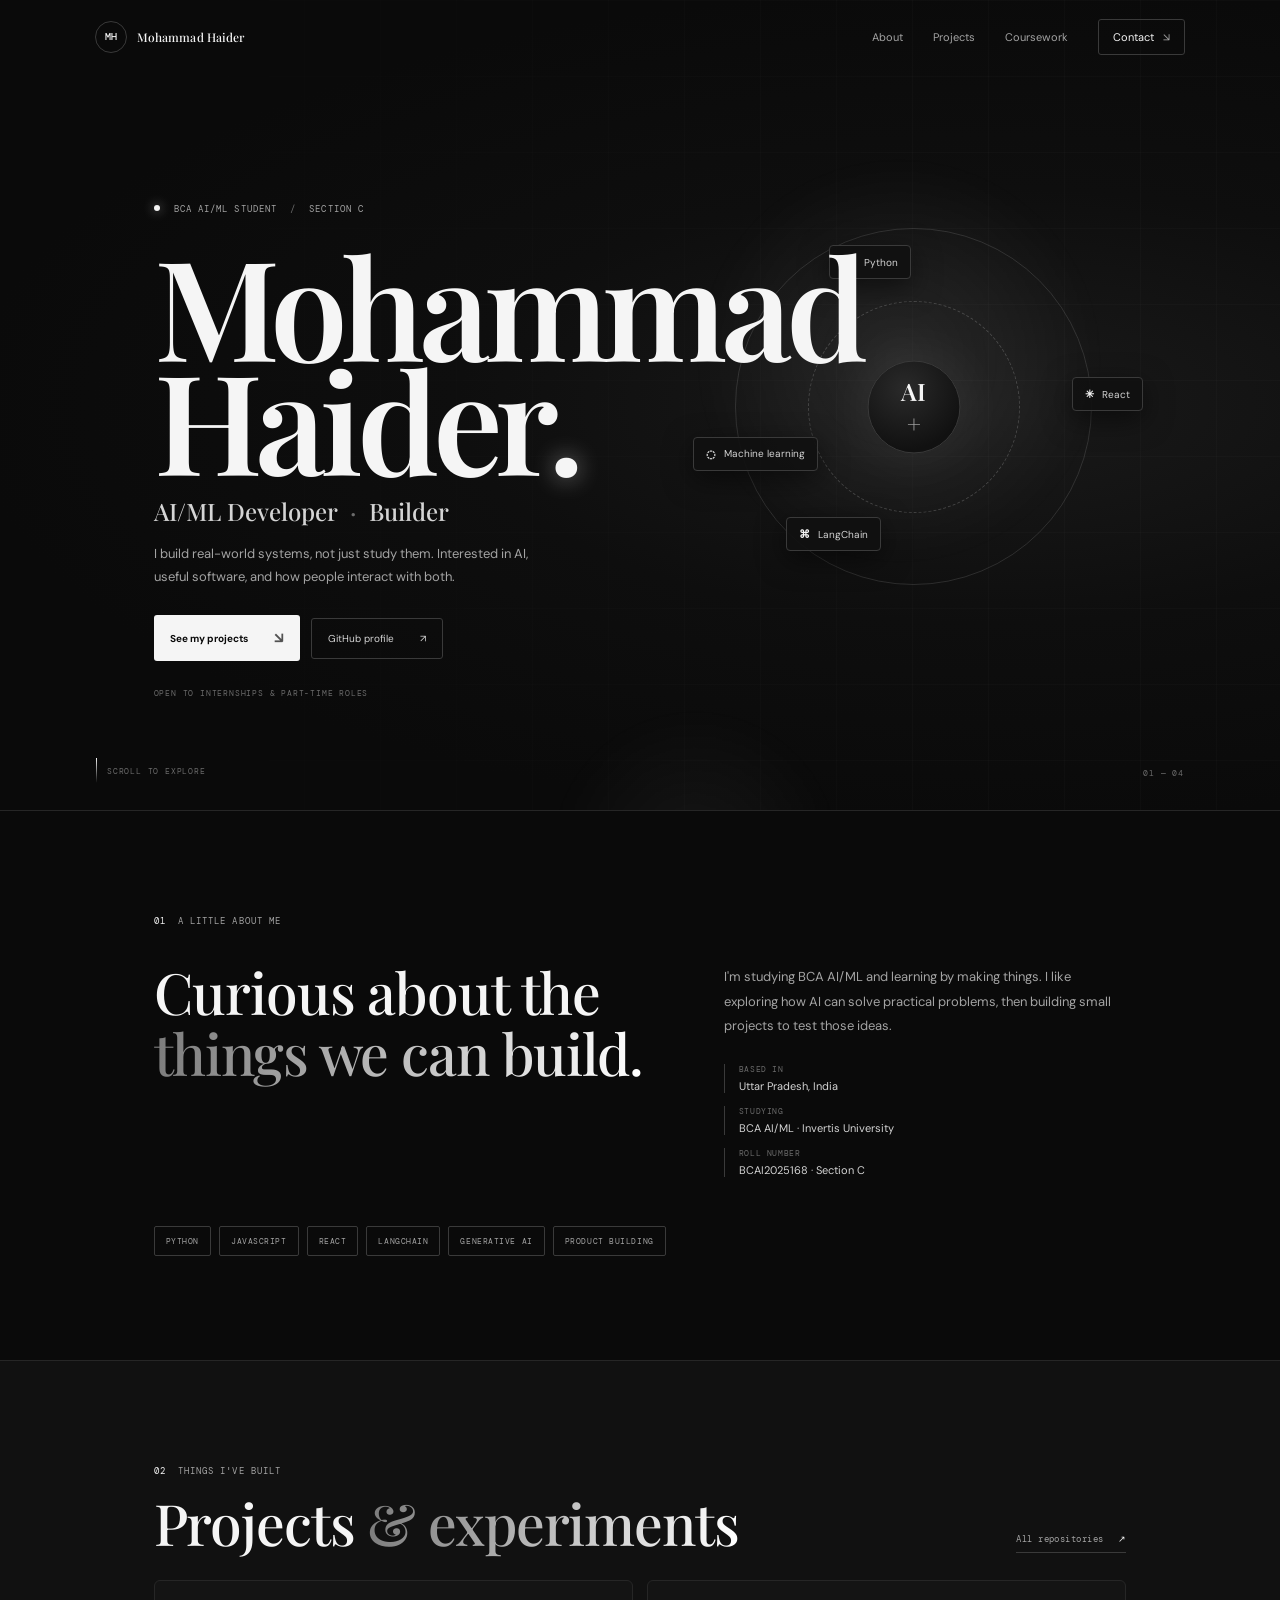
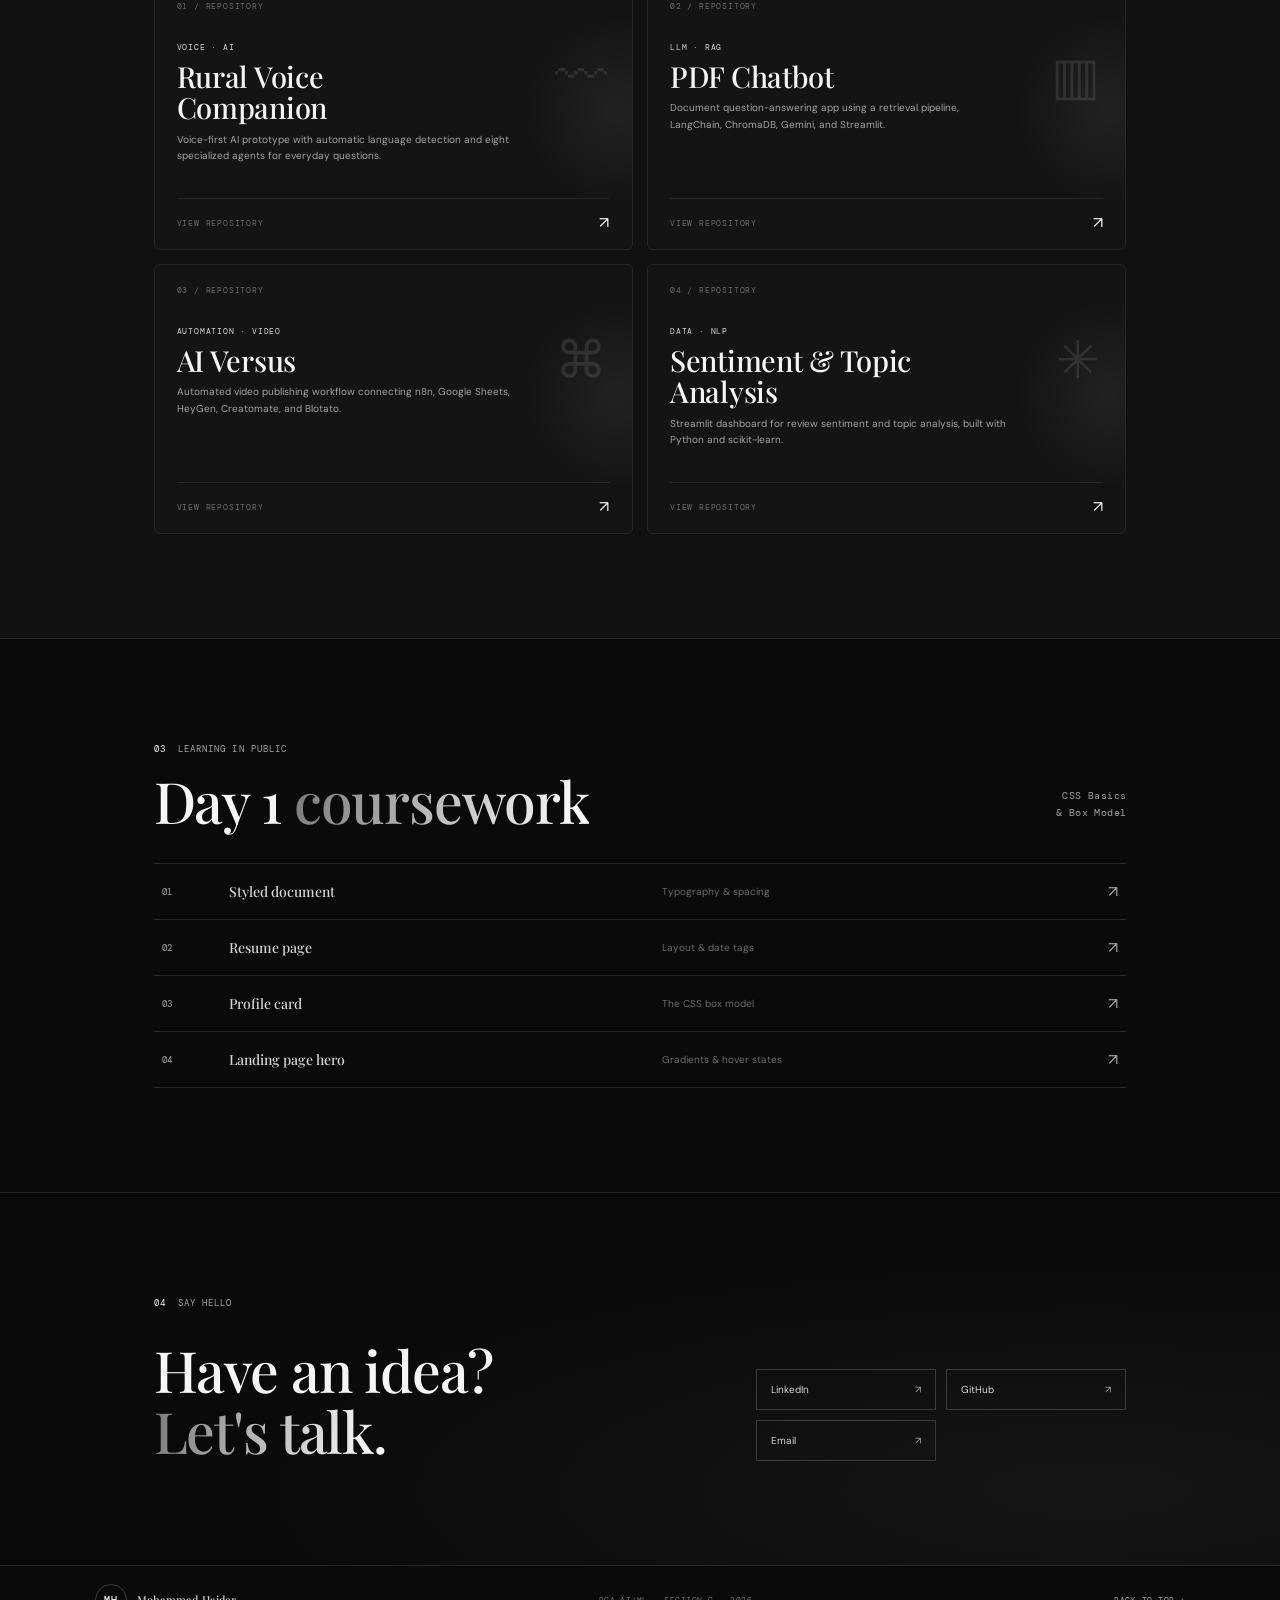
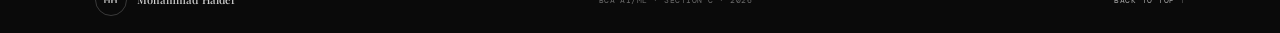
<file: index.html>
<!doctype html>
<html lang="en">
<head>
  <meta charset="utf-8">
  <meta name="viewport" content="width=device-width, initial-scale=1">
  <meta name="description" content="Mohammad Haider — BCA AI/ML student, developer, and builder. Projects and coursework.">
  <meta name="theme-color" content="#0a0a0a">
  <title>Mohammad Haider — AI/ML Developer</title>
  <link rel="preconnect" href="https://fonts.googleapis.com">
  <link rel="preconnect" href="https://fonts.gstatic.com" crossorigin>
  <link href="https://fonts.googleapis.com/css2?family=DM+Mono:wght@400;500&family=DM+Sans:wght@400;500;600;700&family=Playfair+Display:ital,wght@0,500;0,600;1,500&display=swap" rel="stylesheet">
  <link rel="stylesheet" href="style.css">
</head>
<body>
  <header class="site-header">
    <a class="wordmark" href="#home" aria-label="Mohammad Haider home"><span>MH</span><i>Mohammad Haider</i></a>
    <nav aria-label="Main navigation">
      <a href="#about">About</a>
      <a href="#projects">Projects</a>
      <a href="#coursework">Coursework</a>
      <a class="nav-contact" href="#contact">Contact <span>↘</span></a>
    </nav>
  </header>

  <main>
    <section class="hero" id="home">
      <div class="hero-grid" aria-hidden="true"></div>
      <div class="glow glow-one" aria-hidden="true"></div>
      <div class="glow glow-two" aria-hidden="true"></div>
      <div class="hero-content">
        <p class="eyebrow"><span class="live-dot"></span> BCA AI/ML STUDENT <span class="eyebrow-divider">/</span> SECTION C</p>
        <h1>Mohammad<br>Haider<span class="period">.</span></h1>
        <p class="hero-role">AI/ML Developer <span>·</span> Builder</p>
        <p class="hero-copy">I build real-world systems, not just study them. Interested in AI, useful software, and how people interact with both.</p>
        <div class="hero-actions">
          <a class="button button-primary" href="#projects">See my projects <span>↘</span></a>
          <a class="button button-quiet" href="https://github.com/haiderrrr685" target="_blank" rel="noreferrer">GitHub profile <span>↗</span></a>
        </div>
        <p class="hero-note">OPEN TO INTERNSHIPS &amp; PART-TIME ROLES</p>
      </div>
      <div class="tech-orbit" aria-label="Technologies: Python, React, LangChain, AI and machine learning">
        <div class="orbit orbit-outer"></div><div class="orbit orbit-inner"></div>
        <span class="orbit-center">AI<span>+</span></span>
        <span class="tech-chip chip-python"><b>Py</b> Python</span>
        <span class="tech-chip chip-react"><b>✳</b> React</span>
        <span class="tech-chip chip-lang"><b>⌘</b> LangChain</span>
        <span class="tech-chip chip-ml"><b>◌</b> Machine learning</span>
      </div>
      <a class="scroll-cue" href="#about"><span></span> SCROLL TO EXPLORE</a>
      <span class="hero-index">01 — 04</span>
    </section>

    <section class="about section-wrap" id="about">
      <div class="section-kicker"><span>01</span> A LITTLE ABOUT ME</div>
      <div class="about-grid">
        <h2>Curious about the<br><em>things we can build.</em></h2>
        <div class="about-copy">
          <p>I'm studying BCA AI/ML and learning by making things. I like exploring how AI can solve practical problems, then building small projects to test those ideas.</p>
          <div class="profile-details"><span>BASED IN <b>Uttar Pradesh, India</b></span><span>STUDYING <b>BCA AI/ML · Invertis University</b></span><span>ROLL NUMBER <b>BCAI2025168 · Section C</b></span></div>
        </div>
      </div>
      <div class="skill-row" aria-label="Interests and technologies"><span>PYTHON</span><span>JAVASCRIPT</span><span>REACT</span><span>LANGCHAIN</span><span>GENERATIVE AI</span><span>PRODUCT BUILDING</span></div>
    </section>

    <section class="projects section-wrap" id="projects">
      <div class="section-top"><div><div class="section-kicker"><span>02</span> THINGS I'VE BUILT</div><h2>Projects <em>&amp; experiments</em></h2></div><a class="text-link" href="https://github.com/haiderrrr685" target="_blank" rel="noreferrer">All repositories <span>↗</span></a></div>
      <div class="project-grid">
        <a class="repo-card repo-card-large" href="https://github.com/haiderrrr685/rural-voice-companion" target="_blank" rel="noreferrer"><span class="repo-number">01 / REPOSITORY</span><span class="repo-symbol symbol-wave">〰</span><span class="repo-type">VOICE · AI</span><h3>Rural Voice<br>Companion</h3><p>Voice-first AI prototype with automatic language detection and eight specialized agents for everyday questions.</p><span class="repo-bottom"><span>VIEW REPOSITORY</span><b>↗</b></span></a>
        <a class="repo-card repo-card-violet" href="https://github.com/haiderrrr685/rag-pipe-line-demo" target="_blank" rel="noreferrer"><span class="repo-number">02 / REPOSITORY</span><span class="repo-symbol symbol-chart">▥</span><span class="repo-type">LLM · RAG</span><h3>PDF Chatbot</h3><p>Document question-answering app using a retrieval pipeline, LangChain, ChromaDB, Gemini, and Streamlit.</p><span class="repo-bottom"><span>VIEW REPOSITORY</span><b>↗</b></span></a>
        <a class="repo-card repo-card-blue" href="https://github.com/haiderrrr685/ai-n-n-automation" target="_blank" rel="noreferrer"><span class="repo-number">03 / REPOSITORY</span><span class="repo-symbol symbol-nodes">⌘</span><span class="repo-type">AUTOMATION · VIDEO</span><h3>AI Versus</h3><p>Automated video publishing workflow connecting n8n, Google Sheets, HeyGen, Creatomate, and Blotato.</p><span class="repo-bottom"><span>VIEW REPOSITORY</span><b>↗</b></span></a>
        <a class="repo-card repo-card-green" href="https://github.com/haiderrrr685/Sentiment-Topic-Analysis-Dashboard" target="_blank" rel="noreferrer"><span class="repo-number">04 / REPOSITORY</span><span class="repo-symbol symbol-spark">✳</span><span class="repo-type">DATA · NLP</span><h3>Sentiment &amp; Topic<br>Analysis</h3><p>Streamlit dashboard for review sentiment and topic analysis, built with Python and scikit-learn.</p><span class="repo-bottom"><span>VIEW REPOSITORY</span><b>↗</b></span></a>
      </div>
    </section>

    <section class="coursework section-wrap" id="coursework">
      <div class="section-top"><div><div class="section-kicker"><span>03</span> LEARNING IN PUBLIC</div><h2>Day 1 <em>coursework</em></h2></div><p class="course-note">CSS Basics<br>&amp; Box Model</p></div>
      <div class="work-list">
        <a href="assignment-1/index.html"><span class="work-no">01</span><span class="work-name">Styled document</span><span class="work-desc">Typography &amp; spacing</span><span class="work-arrow">↗</span></a>
        <a href="assignment-2/index.html"><span class="work-no">02</span><span class="work-name">Resume page</span><span class="work-desc">Layout &amp; date tags</span><span class="work-arrow">↗</span></a>
        <a href="assignment-3/index.html"><span class="work-no">03</span><span class="work-name">Profile card</span><span class="work-desc">The CSS box model</span><span class="work-arrow">↗</span></a>
        <a href="assignment-4/index.html"><span class="work-no">04</span><span class="work-name">Landing page hero</span><span class="work-desc">Gradients &amp; hover states</span><span class="work-arrow">↗</span></a>
      </div>
    </section>

    <section class="contact section-wrap" id="contact">
      <div class="section-kicker"><span>04</span> SAY HELLO</div>
      <div class="contact-row"><h2>Have an idea?<br><em>Let's talk.</em></h2><div class="contact-links"><a href="https://www.linkedin.com/in/mohammad-haider5210/" target="_blank" rel="noreferrer">LinkedIn <span>↗</span></a><a href="https://github.com/haiderrrr685" target="_blank" rel="noreferrer">GitHub <span>↗</span></a><a href="mailto:mohdhaider78690@gmail.com">Email <span>↗</span></a></div></div>
    </section>
  </main>
  <footer class="site-footer"><a class="wordmark" href="#home"><span>MH</span><i>Mohammad Haider</i></a><span>BCA AI/ML · SECTION C · 2026</span><a href="#home">BACK TO TOP ↑</a></footer>
</body>
</html>
</file>
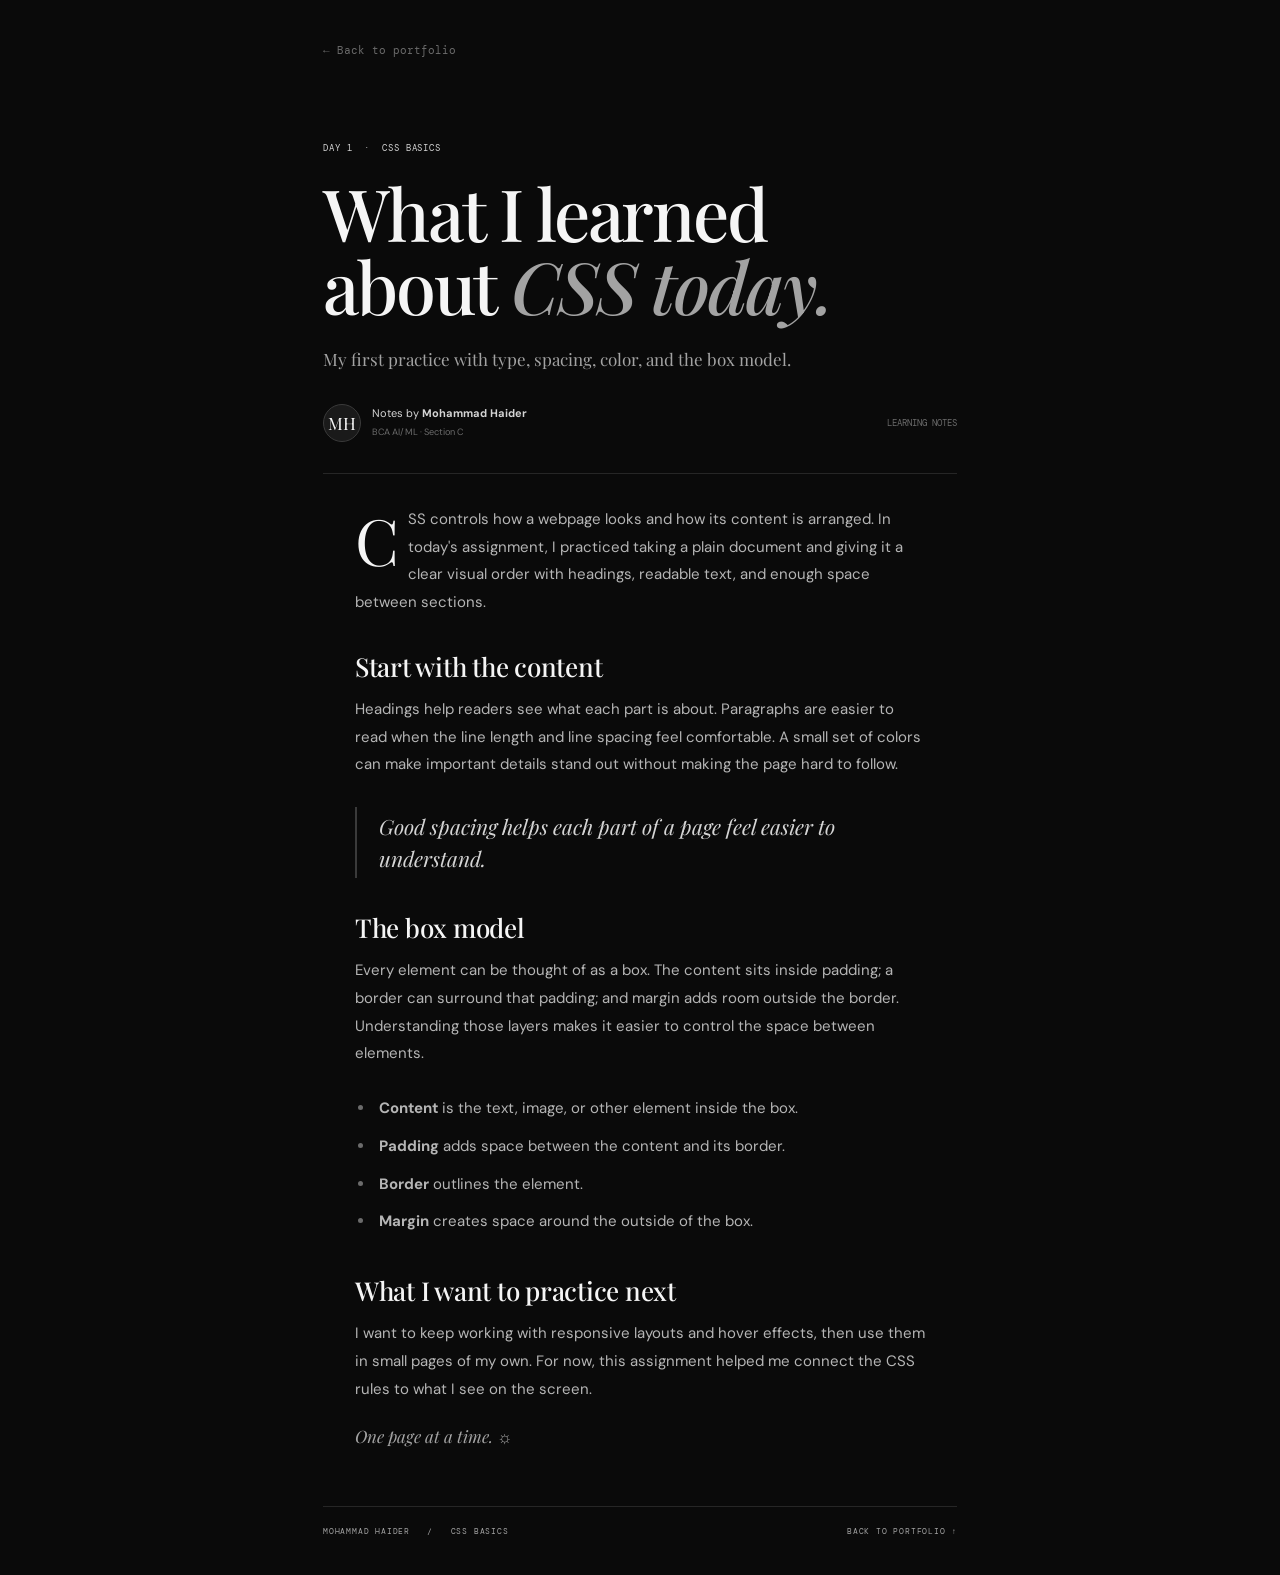
<file: assignment-1/index.html>
<!doctype html>
<html lang="en"><head><meta charset="utf-8"><meta name="viewport" content="width=device-width, initial-scale=1"><title>What I learned about CSS today</title><link rel="stylesheet" href="style.css"></head>
<body><main class="article"><a class="back" href="../index.html">← Back to portfolio</a><header><p class="kicker">DAY 1 &nbsp;·&nbsp; CSS BASICS</p><h1>What I learned<br>about <em>CSS today.</em></h1><p class="lede">My first practice with type, spacing, color, and the box model.</p><div class="byline"><span class="avatar">MH</span><span>Notes by <b>Mohammad Haider</b><br><small>BCA AI/ML · Section C</small></span><span class="readtime">LEARNING NOTES</span></div></header><div class="rule"></div><section><p class="dropcap">CSS controls how a webpage looks and how its content is arranged. In today's assignment, I practiced taking a plain document and giving it a clear visual order with headings, readable text, and enough space between sections.</p><h2>Start with the content</h2><p>Headings help readers see what each part is about. Paragraphs are easier to read when the line length and line spacing feel comfortable. A small set of colors can make important details stand out without making the page hard to follow.</p><blockquote>Good spacing helps each part of a page feel easier to understand.</blockquote><h2>The box model</h2><p>Every element can be thought of as a box. The content sits inside padding; a border can surround that padding; and margin adds room outside the border. Understanding those layers makes it easier to control the space between elements.</p><ul><li><b>Content</b> is the text, image, or other element inside the box.</li><li><b>Padding</b> adds space between the content and its border.</li><li><b>Border</b> outlines the element.</li><li><b>Margin</b> creates space around the outside of the box.</li></ul><h2>What I want to practice next</h2><p>I want to keep working with responsive layouts and hover effects, then use them in small pages of my own. For now, this assignment helped me connect the CSS rules to what I see on the screen.</p><p class="endnote">One page at a time. ☼</p></section><footer>MOHAMMAD HAIDER &nbsp; / &nbsp; CSS BASICS <a href="../index.html">BACK TO PORTFOLIO ↑</a></footer></main></body></html>
</file>
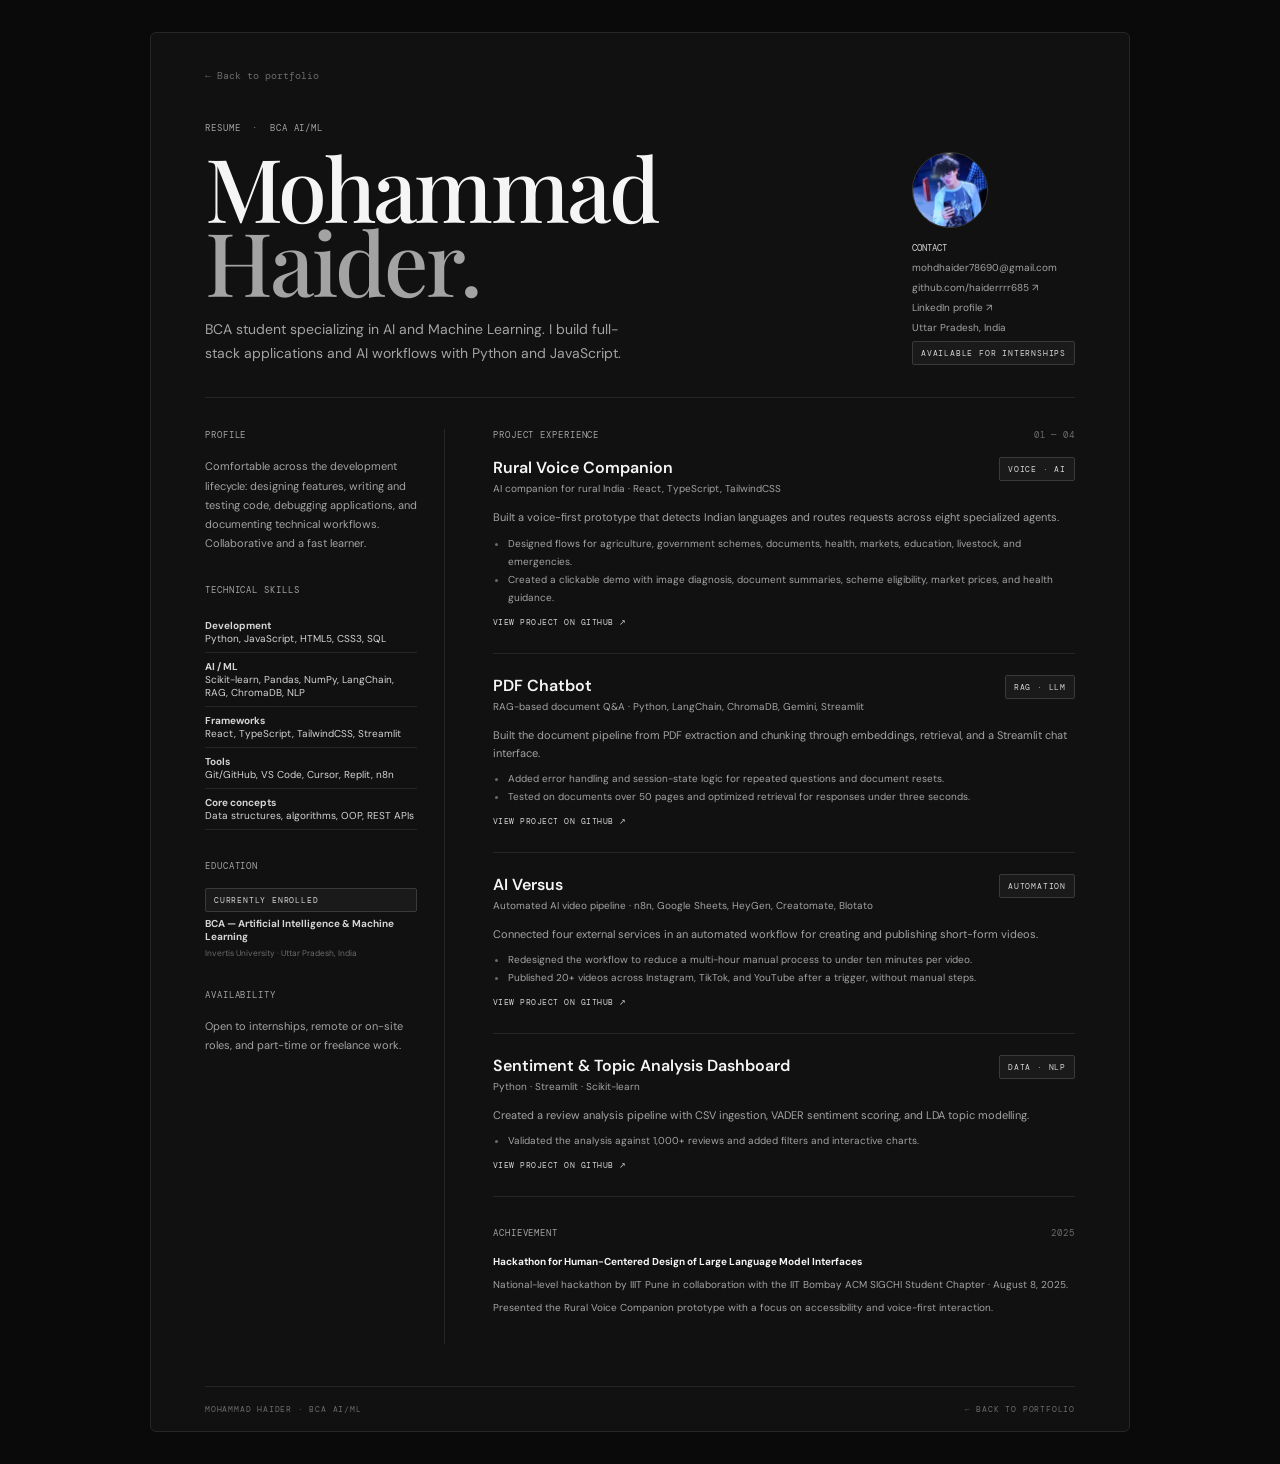
<file: assignment-2/index.html>
<!doctype html>
<html lang="en">
<head><meta charset="utf-8"><meta name="viewport" content="width=device-width, initial-scale=1"><title>Mohammad Haider — Resume</title><link rel="stylesheet" href="style.css"></head>
<body><main class="resume">
  <a class="back" href="../index.html">← Back to portfolio</a>
  <header class="top"><div><p class="eyebrow">RESUME &nbsp;·&nbsp; BCA AI/ML</p><h1>Mohammad<br><span>Haider.</span></h1><p class="summary">BCA student specializing in AI and Machine Learning. I build full-stack applications and AI workflows with Python and JavaScript.</p></div><aside class="contact"><img class="portrait" src="../assets/mohammad-haider.jpg" alt="Portrait of Mohammad Haider"><b>CONTACT</b><a href="mailto:mohdhaider78690@gmail.com">mohdhaider78690@gmail.com</a><a href="https://github.com/haiderrrr685" target="_blank" rel="noreferrer">github.com/haiderrrr685 ↗</a><a href="https://www.linkedin.com/in/mohammad-haider5210/" target="_blank" rel="noreferrer">LinkedIn profile ↗</a><span>Uttar Pradesh, India</span><span class="date">AVAILABLE FOR INTERNSHIPS</span></aside></header>
  <div class="body">
    <aside class="sidebar">
      <section><h2>PROFILE</h2><p>Comfortable across the development lifecycle: designing features, writing and testing code, debugging applications, and documenting technical workflows. Collaborative and a fast learner.</p></section>
      <section><h2>TECHNICAL SKILLS</h2><ul class="skills"><li><b>Development</b><br>Python, JavaScript, HTML5, CSS3, SQL</li><li><b>AI / ML</b><br>Scikit-learn, Pandas, NumPy, LangChain, RAG, ChromaDB, NLP</li><li><b>Frameworks</b><br>React, TypeScript, TailwindCSS, Streamlit</li><li><b>Tools</b><br>Git/GitHub, VS Code, Cursor, Replit, n8n</li><li><b>Core concepts</b><br>Data structures, algorithms, OOP, REST APIs</li></ul></section>
      <section><h2>EDUCATION</h2><div class="edu"><span class="date">CURRENTLY ENROLLED</span><b>BCA — Artificial Intelligence &amp; Machine Learning</b><small>Invertis University · Uttar Pradesh, India</small></div></section>
      <section><h2>AVAILABILITY</h2><p>Open to internships, remote or on-site roles, and part-time or freelance work.</p></section>
    </aside>
    <div class="maincol">
      <section><h2>PROJECT EXPERIENCE <span>01 — 04</span></h2>
        <article class="job"><div class="job-head"><div><h3>Rural Voice Companion</h3><p class="company">AI companion for rural India · React, TypeScript, TailwindCSS</p></div><span class="date">VOICE · AI</span></div><p>Built a voice-first prototype that detects Indian languages and routes requests across eight specialized agents.</p><ul><li>Designed flows for agriculture, government schemes, documents, health, markets, education, livestock, and emergencies.</li><li>Created a clickable demo with image diagnosis, document summaries, scheme eligibility, market prices, and health guidance.</li></ul><a class="project-link" href="https://github.com/haiderrrr685/rural-voice-companion" target="_blank" rel="noreferrer">VIEW PROJECT ON GITHUB ↗</a></article>
        <article class="job"><div class="job-head"><div><h3>PDF Chatbot</h3><p class="company">RAG-based document Q&amp;A · Python, LangChain, ChromaDB, Gemini, Streamlit</p></div><span class="date">RAG · LLM</span></div><p>Built the document pipeline from PDF extraction and chunking through embeddings, retrieval, and a Streamlit chat interface.</p><ul><li>Added error handling and session-state logic for repeated questions and document resets.</li><li>Tested on documents over 50 pages and optimized retrieval for responses under three seconds.</li></ul><a class="project-link" href="https://github.com/haiderrrr685/rag-pipe-line-demo" target="_blank" rel="noreferrer">VIEW PROJECT ON GITHUB ↗</a></article>
        <article class="job"><div class="job-head"><div><h3>AI Versus</h3><p class="company">Automated AI video pipeline · n8n, Google Sheets, HeyGen, Creatomate, Blotato</p></div><span class="date">AUTOMATION</span></div><p>Connected four external services in an automated workflow for creating and publishing short-form videos.</p><ul><li>Redesigned the workflow to reduce a multi-hour manual process to under ten minutes per video.</li><li>Published 20+ videos across Instagram, TikTok, and YouTube after a trigger, without manual steps.</li></ul><a class="project-link" href="https://github.com/haiderrrr685/ai-n-n-automation" target="_blank" rel="noreferrer">VIEW PROJECT ON GITHUB ↗</a></article>
        <article class="job"><div class="job-head"><div><h3>Sentiment &amp; Topic Analysis Dashboard</h3><p class="company">Python · Streamlit · Scikit-learn</p></div><span class="date">DATA · NLP</span></div><p>Created a review analysis pipeline with CSV ingestion, VADER sentiment scoring, and LDA topic modelling.</p><ul><li>Validated the analysis against 1,000+ reviews and added filters and interactive charts.</li></ul><a class="project-link" href="https://github.com/haiderrrr685/Sentiment-Topic-Analysis-Dashboard" target="_blank" rel="noreferrer">VIEW PROJECT ON GITHUB ↗</a></article>
      </section>
      <section class="recognition"><h2>ACHIEVEMENT <span>2025</span></h2><p><b>Hackathon for Human-Centered Design of Large Language Model Interfaces</b></p><p>National-level hackathon by IIIT Pune in collaboration with the IIT Bombay ACM SIGCHI Student Chapter · August 8, 2025.</p><p>Presented the Rural Voice Companion prototype with a focus on accessibility and voice-first interaction.</p></section>
    </div>
  </div>
  <footer><span>MOHAMMAD HAIDER · BCA AI/ML</span><a href="../index.html">← BACK TO PORTFOLIO</a></footer>
</main></body></html>
</file>
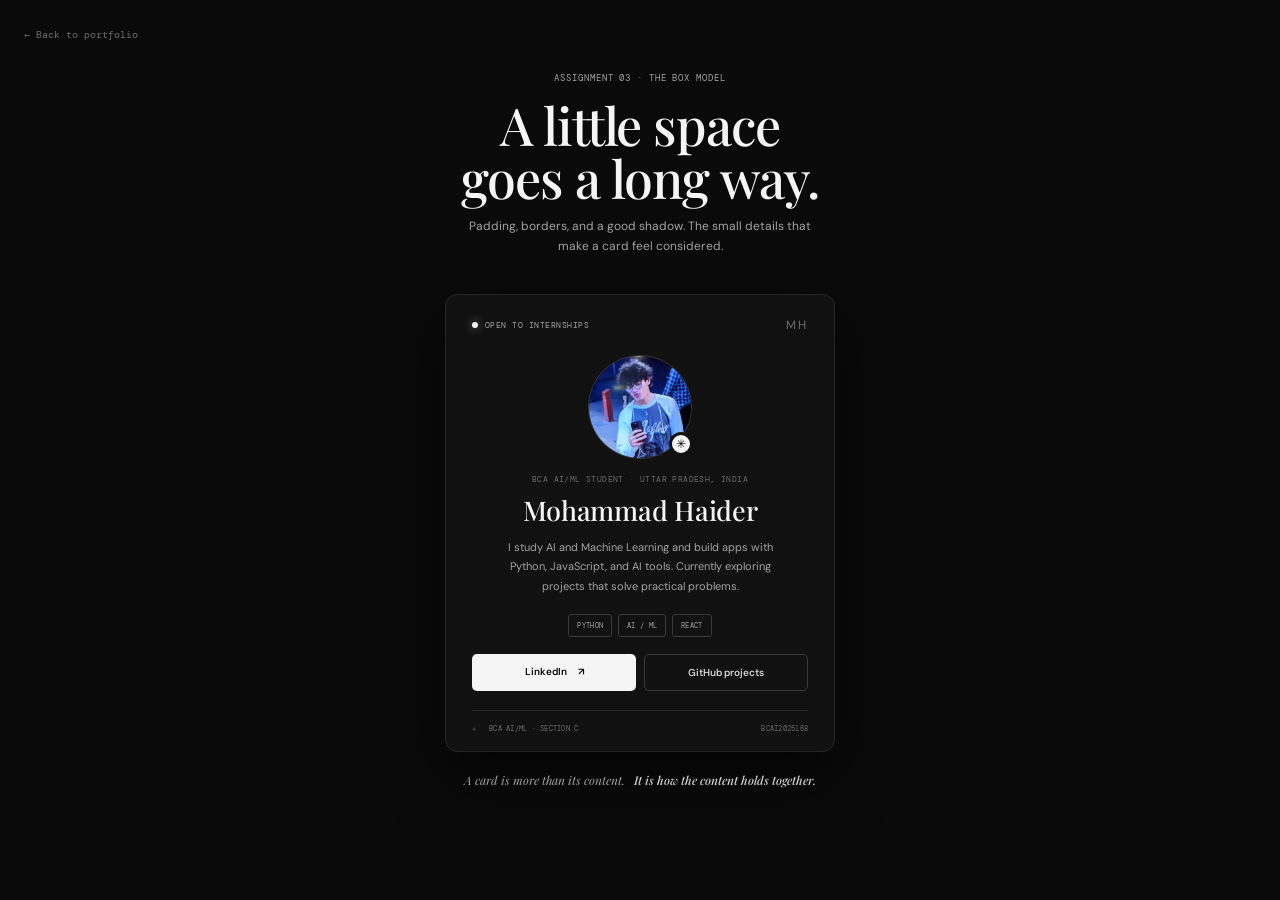
<file: assignment-3/index.html>
<!doctype html>
<html lang="en"><head><meta charset="utf-8"><meta name="viewport" content="width=device-width, initial-scale=1"><title>Profile Card — Mohammad Haider</title><link rel="stylesheet" href="style.css"></head>
<body><main class="stage"><a class="back" href="../index.html">← Back to portfolio</a><div class="lesson"><p class="eyebrow">ASSIGNMENT 03 · THE BOX MODEL</p><h1>A little space<br>goes a long way.</h1><p>Padding, borders, and a good shadow. The small details that make a card feel considered.</p></div><article class="card"><div class="card-top"><span class="status"><i></i> OPEN TO INTERNSHIPS</span><span class="more" aria-hidden="true">MH</span></div><div class="avatar"><img src="../assets/mohammad-haider.jpg" alt="Portrait of Mohammad Haider"><span class="spark">✳</span></div><p class="role">BCA AI/ML STUDENT <span>·</span> UTTAR PRADESH, INDIA</p><h2>Mohammad Haider</h2><p class="bio">I study AI and Machine Learning and build apps with Python, JavaScript, and AI tools. Currently exploring projects that solve practical problems.</p><div class="tags"><span>PYTHON</span><span>AI / ML</span><span>REACT</span></div><div class="actions"><a class="primary" href="https://www.linkedin.com/in/mohammad-haider5210/" target="_blank" rel="noreferrer">LinkedIn <span>↗</span></a><a class="secondary" href="https://github.com/haiderrrr685" target="_blank" rel="noreferrer">GitHub projects</a></div><div class="card-foot"><span>✳ &nbsp; BCA AI/ML · SECTION C</span><span>BCAI2025168</span></div></article><p class="tip">A card is more than its content. &nbsp; <b>It is how the content holds together.</b></p></main></body></html>
</file>
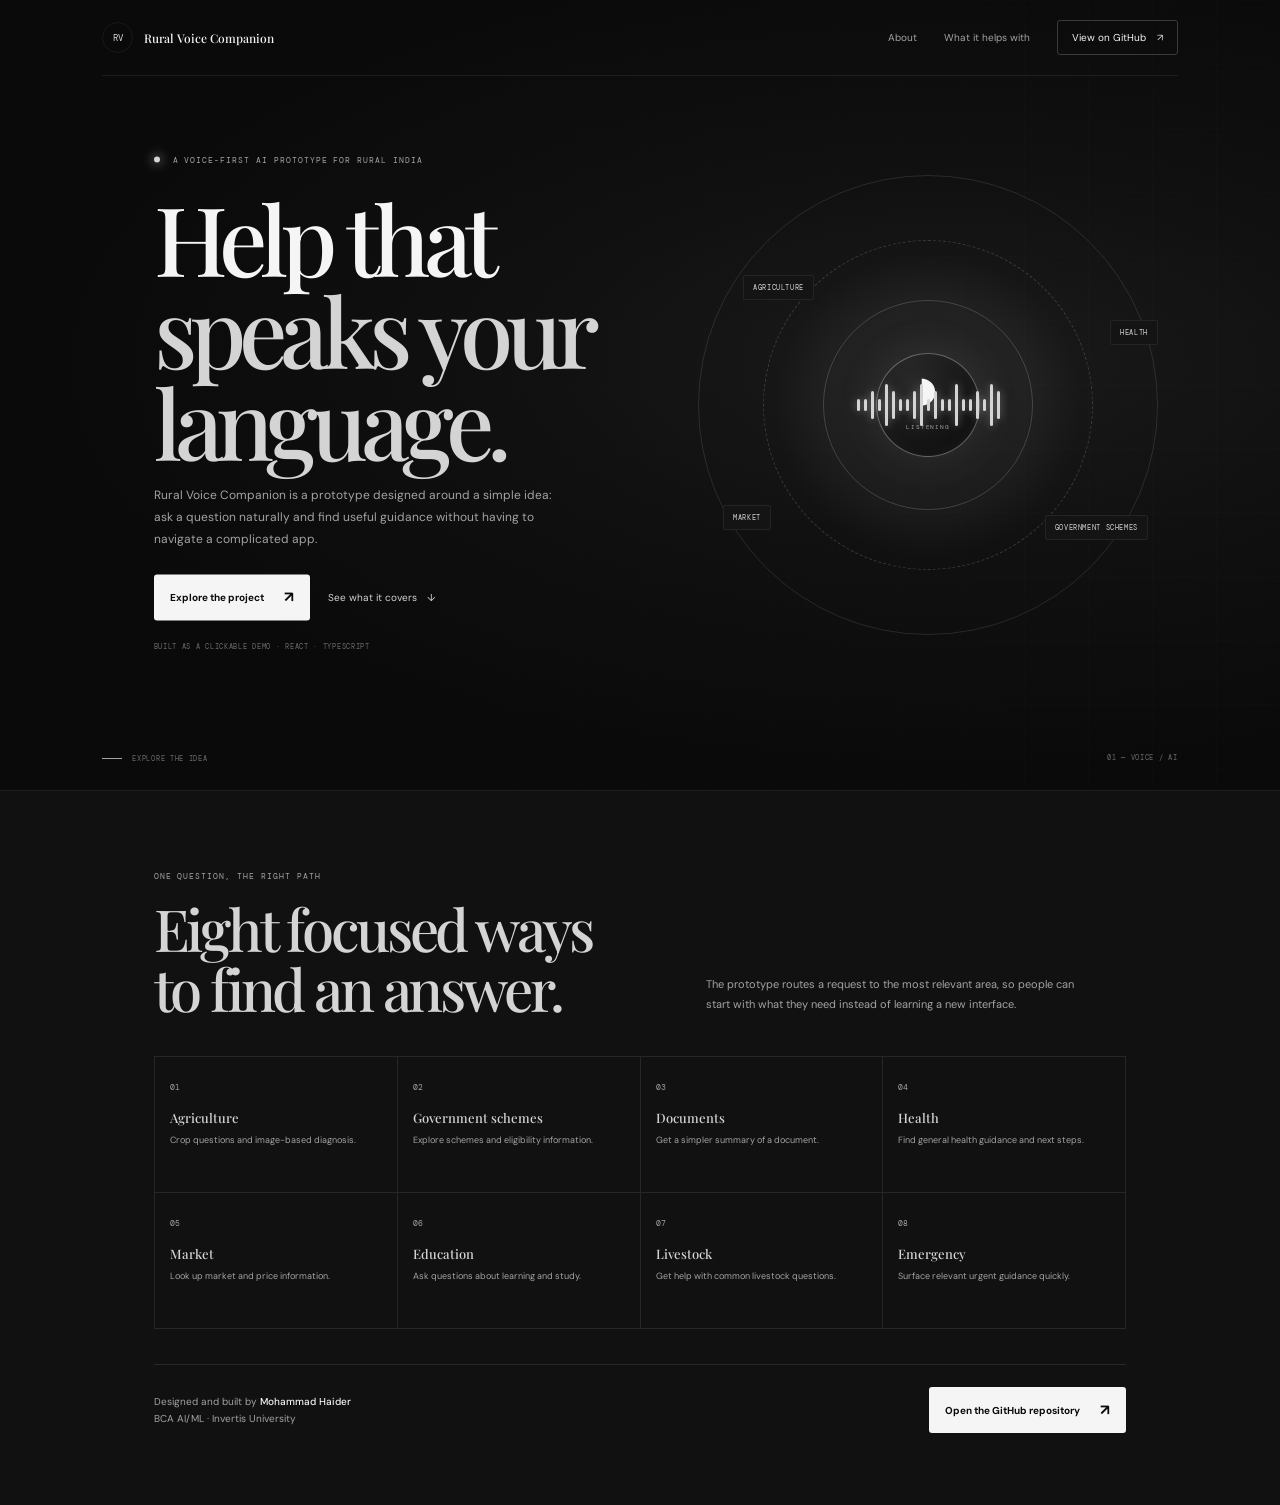
<file: assignment-4/index.html>
<!doctype html>
<html lang="en"><head><meta charset="utf-8"><meta name="viewport" content="width=device-width, initial-scale=1"><meta name="description" content="Rural Voice Companion — a voice-first AI prototype for rural India."><title>Rural Voice Companion — AI for everyday questions</title><link rel="stylesheet" href="style.css"></head>
<body><main class="hero" id="top"><div class="ambient-grid" aria-hidden="true"></div><nav><a class="brand" href="#top"><span class="brand-mark">RV</span> Rural Voice Companion</a><div class="nav-links"><a href="#about">About</a><a href="#features">What it helps with</a><a class="github-link" href="https://github.com/haiderrrr685/rural-voice-companion" target="_blank" rel="noreferrer">View on GitHub <span>↗</span></a></div><a class="mobile-github" href="https://github.com/haiderrrr685/rural-voice-companion" target="_blank" rel="noreferrer" aria-label="View Rural Voice Companion on GitHub">↗</a></nav>
  <section class="hero-copy" id="about"><p class="eyebrow"><span></span> A VOICE-FIRST AI PROTOTYPE FOR RURAL INDIA</p><h1>Help that<br><em>speaks your language.</em></h1><p class="subhead">Rural Voice Companion is a prototype designed around a simple idea: ask a question naturally and find useful guidance without having to navigate a complicated app.</p><div class="hero-actions"><a class="cta" href="https://github.com/haiderrrr685/rural-voice-companion" target="_blank" rel="noreferrer">Explore the project <span>↗</span></a><a class="text-cta" href="#features">See what it covers <span>↓</span></a></div><p class="caption">BUILT AS A CLICKABLE DEMO · REACT · TYPESCRIPT</p></section>
  <div class="voice-visual" role="img" aria-label="Abstract glowing voice wave surrounded by eight topic markers"><div class="visual-glow"></div><div class="ring ring-one"></div><div class="ring ring-two"></div><div class="ring ring-three"></div><div class="voice-core"><span class="voice-mark">◖</span><span class="voice-caption">LISTENING</span></div><div class="wave" aria-hidden="true"><i></i><i></i><i></i><i></i><i></i><i></i><i></i><i></i><i></i><i></i><i></i><i></i><i></i><i></i><i></i><i></i><i></i><i></i><i></i><i></i><i></i></div><span class="orbit-label label-agri">AGRICULTURE</span><span class="orbit-label label-health">HEALTH</span><span class="orbit-label label-schemes">GOVERNMENT SCHEMES</span><span class="orbit-label label-market">MARKET</span></div>
  <a class="scroll" href="#features"><span></span> EXPLORE THE IDEA</a><span class="index-mark">01 — VOICE / AI</span>
</main><section class="features" id="features"><div class="section-label">ONE QUESTION, THE RIGHT PATH</div><div class="feature-heading"><h2>Eight focused ways<br>to <em>find an answer.</em></h2><p>The prototype routes a request to the most relevant area, so people can start with what they need instead of learning a new interface.</p></div><div class="feature-grid"><article><span>01</span><h3>Agriculture</h3><p>Crop questions and image-based diagnosis.</p></article><article><span>02</span><h3>Government schemes</h3><p>Explore schemes and eligibility information.</p></article><article><span>03</span><h3>Documents</h3><p>Get a simpler summary of a document.</p></article><article><span>04</span><h3>Health</h3><p>Find general health guidance and next steps.</p></article><article><span>05</span><h3>Market</h3><p>Look up market and price information.</p></article><article><span>06</span><h3>Education</h3><p>Ask questions about learning and study.</p></article><article><span>07</span><h3>Livestock</h3><p>Get help with common livestock questions.</p></article><article><span>08</span><h3>Emergency</h3><p>Surface relevant urgent guidance quickly.</p></article></div><div class="project-end"><p>Designed and built by <b>Mohammad Haider</b><br>BCA AI/ML · Invertis University</p><a class="cta" href="https://github.com/haiderrrr685/rural-voice-companion" target="_blank" rel="noreferrer">Open the GitHub repository <span>↗</span></a></div></section></body></html>
</file>
<file: style.css>
:root {
  color-scheme: dark;
  --bg: #0a0a0a;
  --surface: #111111;
  --card: #141414;
  --card-hover: #1b1b1b;
  --ink: #f5f5f5;
  --ink-2: #d4d4d4;
  --muted: #a3a3a3;
  --faint: #6b6b6b;
  --line: #262626;
  --line-2: #3a3a3a;
  --accent: #ffffff;
  --accent-soft: rgba(255, 255, 255, .14);
  --ease: cubic-bezier(.2, .7, .2, 1);
  --spring: cubic-bezier(.34, 1.56, .64, 1);
  --mono: 'DM Mono', monospace;
  --sans: 'DM Sans', sans-serif;
  --display: 'Playfair Display', Georgia, serif;
}

*, *::before, *::after { box-sizing: border-box; }

html {
  scroll-padding-top: 84px;
  background: var(--bg);
}

body {
  margin: 0;
  background: var(--bg);
  color: var(--ink);
  font-family: var(--sans);
  -webkit-font-smoothing: antialiased;
  overflow-x: hidden;
}
body.menu-open { overflow: hidden; }

a { color: inherit; }

:focus-visible {
  outline: 2px solid var(--accent);
  outline-offset: 3px;
  border-radius: 2px;
}

/* ---------- Scroll progress ---------- */
.scroll-progress {
  position: fixed;
  top: 0; left: 0; right: 0;
  height: 2px;
  z-index: 50;
  background: linear-gradient(90deg, #525252, #ffffff);
  transform-origin: 0 50%;
  transform: scaleX(var(--p, 0));
}

/* ---------- Header ---------- */
.site-header {
  position: fixed;
  inset: 0 0 auto 0;
  height: 74px;
  padding: 0 7.4%;
  display: flex;
  align-items: center;
  justify-content: space-between;
  z-index: 40;
  border-bottom: 1px solid transparent;
  transition: background .4s var(--ease), border-color .4s, backdrop-filter .4s;
}
.site-header.is-scrolled {
  background: rgba(10, 10, 10, .85);
  backdrop-filter: blur(14px);
  border-bottom-color: var(--line);
}

.wordmark {
  display: flex;
  align-items: center;
  gap: 10px;
  text-decoration: none;
}
.wordmark > span {
  width: 32px;
  height: 32px;
  border: 1px solid var(--line-2);
  border-radius: 50%;
  display: grid;
  place-items: center;
  font: 500 10px var(--mono);
  color: var(--ink);
  transition: transform .6s var(--spring), border-color .3s, box-shadow .3s;
}
.wordmark:hover > span {
  transform: rotate(360deg);
  border-color: var(--accent);
  box-shadow: 0 0 18px var(--accent-soft);
}
.wordmark i {
  font: 500 12px var(--display);
  font-style: normal;
  letter-spacing: .01em;
}

.site-header nav {
  display: flex;
  align-items: center;
  gap: 30px;
}
.site-header nav > a:not(.nav-contact) {
  position: relative;
  padding: 6px 0;
  font-size: 11px;
  color: var(--muted);
  text-decoration: none;
  transition: color .25s;
}
.site-header nav > a:not(.nav-contact)::after {
  content: '';
  position: absolute;
  left: 0; right: 0; bottom: 0;
  height: 1px;
  background: var(--accent);
  transform: scaleX(0);
  transform-origin: right;
  transition: transform .35s var(--ease);
}
.site-header nav > a:not(.nav-contact):hover,
.site-header nav > a:not(.nav-contact):focus-visible { color: var(--ink); }
.site-header nav > a:not(.nav-contact):hover::after {
  transform: scaleX(1);
  transform-origin: left;
}

.nav-contact {
  border: 1px solid var(--line-2);
  border-radius: 3px;
  padding: 10px 14px;
  font-size: 11px;
  color: var(--ink);
  text-decoration: none;
  transition: border-color .3s, background .3s, transform .3s var(--ease), box-shadow .3s;
}
.nav-contact:hover {
  border-color: var(--ink);
  background: rgba(255, 255, 255, .05);
  transform: translateY(-2px);
  box-shadow: 0 10px 24px -12px var(--accent-soft);
}
.nav-contact span {
  display: inline-block;
  color: var(--muted);
  padding-left: 6px;
  transition: transform .3s var(--ease);
}
.nav-contact:hover span { transform: translate(2px, 2px); color: var(--ink); }

/* Hamburger (hidden on desktop) */
.menu-toggle {
  display: none;
  position: relative;
  width: 42px;
  height: 42px;
  padding: 0;
  border: 1px solid var(--line-2);
  border-radius: 3px;
  background: transparent;
  color: var(--ink);
  cursor: pointer;
  transition: border-color .3s, background .3s;
}
.menu-toggle:hover { border-color: var(--ink); background: rgba(255, 255, 255, .05); }
.menu-toggle span {
  position: absolute;
  left: 11px;
  right: 11px;
  height: 1.5px;
  border-radius: 2px;
  background: currentColor;
  transition: transform .45s var(--ease), opacity .25s, top .45s var(--ease);
}
.menu-toggle span:nth-child(1) { top: 14px; }
.menu-toggle span:nth-child(2) { top: 20px; }
.menu-toggle span:nth-child(3) { top: 26px; }
.site-header.is-open .menu-toggle span:nth-child(1) { top: 20px; transform: rotate(45deg); }
.site-header.is-open .menu-toggle span:nth-child(2) { opacity: 0; transform: scaleX(.2); }
.site-header.is-open .menu-toggle span:nth-child(3) { top: 20px; transform: rotate(-45deg); }

/* ---------- Buttons ---------- */
.button {
  position: relative;
  overflow: hidden;
  display: inline-flex;
  gap: 26px;
  align-items: center;
  text-decoration: none;
  border-radius: 3px;
  padding: 13px 16px;
  font-size: 10px;
  transition: transform .3s var(--ease), background .3s, border-color .3s, box-shadow .3s, color .3s;
}
.button::before {
  content: '';
  position: absolute;
  inset: 0;
  background: linear-gradient(105deg, transparent 30%, rgba(255, 255, 255, .5) 50%, transparent 70%);
  transform: translateX(-120%);
  transition: transform .7s var(--ease);
  pointer-events: none;
}
.button:hover::before { transform: translateX(120%); }
.button:hover { transform: translateY(-3px); }
.button:active { transform: translateY(0) scale(.98); }
.button span { display: inline-block; transition: transform .3s var(--ease); }

.button-primary {
  background: var(--ink);
  color: #0a0a0a;
  font-weight: 700;
}
.button-primary:hover {
  background: #ffffff;
  box-shadow: 0 14px 34px -12px rgba(255, 255, 255, .35);
}
.button-primary span { font-size: 15px; color: #525252; }
.button-primary:hover span { transform: translateY(3px); }

.button-quiet {
  border: 1px solid var(--line-2);
  color: var(--ink-2);
}
.button-quiet:hover {
  border-color: var(--ink);
  background: rgba(255, 255, 255, .05);
  color: var(--ink);
}
.button-quiet:hover span { transform: translate(2px, -2px); }

/* ---------- Hero ---------- */
.hero {
  min-height: 690px;
  height: min(810px, 100svh);
  position: relative;
  overflow: hidden;
  background: radial-gradient(ellipse at 77% 50%, #1a1a1a 0, #0e0e0e 38%, #0a0a0a 73%);
  padding: 150px 12% 68px;
  display: flex;
  align-items: center;
}

.hero-grid {
  position: absolute;
  inset: 0;
  background-image:
    linear-gradient(rgba(255, 255, 255, .05) 1px, transparent 1px),
    linear-gradient(90deg, rgba(255, 255, 255, .05) 1px, transparent 1px);
  background-size: 76px 76px;
  mask-image: linear-gradient(90deg, transparent 8%, #000 75%);
  opacity: .35;
  animation: grid-drift 24s linear infinite;
}

.glow {
  position: absolute;
  border-radius: 50%;
  filter: blur(1px);
  pointer-events: none;
}
.glow-one {
  width: 430px; height: 430px;
  right: 13%; top: 18%;
  background: radial-gradient(circle, rgba(255, 255, 255, .08), transparent 68%);
  animation: breathe 7s ease-in-out infinite;
}
.glow-two {
  width: 300px; height: 300px;
  right: 34%; bottom: -24%;
  background: radial-gradient(circle, rgba(255, 255, 255, .05), transparent 70%);
  animation: breathe 9s ease-in-out infinite reverse;
}

.hero-content {
  position: relative;
  z-index: 2;
  max-width: 580px;
}
.hero-content > * { animation: rise-in .9s var(--ease) both; }
.hero-content > *:nth-child(1) { animation-delay: .1s; }
.hero-content > *:nth-child(2) { animation-delay: .2s; }
.hero-content > *:nth-child(3) { animation-delay: .3s; }
.hero-content > *:nth-child(4) { animation-delay: .38s; }
.hero-content > *:nth-child(5) { animation-delay: .46s; }
.hero-content > *:nth-child(6) { animation-delay: .55s; }

.eyebrow,
.section-kicker {
  font: 9px var(--mono);
  letter-spacing: .12em;
  color: var(--muted);
}
.live-dot {
  display: inline-block;
  width: 6px; height: 6px;
  border-radius: 50%;
  background: var(--ink);
  box-shadow: 0 0 12px rgba(255, 255, 255, .6);
  margin: 0 8px 1px 0;
  animation: blink 2s infinite;
}
.eyebrow-divider { color: var(--faint); padding: 0 7px; }

h1 {
  font: 600 clamp(76px, 11vw, 139px)/.82 var(--display);
  letter-spacing: -.045em;
  margin: 33px 0 19px;
  color: var(--ink);
}
h1 .period {
  color: var(--ink);
  text-shadow: 0 0 24px rgba(255, 255, 255, .45);
}

.hero-role {
  font: 500 clamp(18px, 2.5vw, 24px) var(--display);
  margin: 0 0 15px;
  color: var(--ink-2);
}
.hero-role span { color: var(--faint); padding: 0 7px; }

.hero-copy {
  font-size: 13px;
  line-height: 1.8;
  color: var(--muted);
  max-width: 398px;
  margin: 0;
}

.hero-actions {
  display: flex;
  flex-wrap: wrap;
  gap: 11px;
  align-items: center;
  margin-top: 27px;
}

.hero-note {
  font: 8px var(--mono);
  letter-spacing: .1em;
  color: var(--faint);
  margin: 27px 0 0;
}

/* Tech orbit */
.tech-orbit {
  position: absolute;
  right: 12%;
  top: 24%;
  width: min(36vw, 425px);
  aspect-ratio: 1;
  border-radius: 50%;
  animation: rise-in 1s .25s both;
}
.orbit {
  position: absolute;
  inset: 8%;
  border: 1px solid rgba(255, 255, 255, .12);
  border-radius: 50%;
  animation: orbit-spin 45s linear infinite;
}
.orbit-inner {
  inset: 25%;
  border-style: dashed;
  border-color: rgba(255, 255, 255, .18);
  animation-direction: reverse;
  animation-duration: 60s;
}
.orbit-center {
  position: absolute;
  left: 50%; top: 50%;
  transform: translate(-50%, -50%);
  width: 93px; height: 93px;
  border-radius: 50%;
  display: grid;
  place-content: center;
  text-align: center;
  background: radial-gradient(circle at 40% 30%, #2a2a2a, #111 73%);
  border: 1px solid var(--line-2);
  box-shadow: 0 0 65px rgba(255, 255, 255, .08);
  font: 600 24px var(--display);
  color: var(--ink);
  animation: pulse-glow 3.5s ease-in-out infinite;
}
.orbit-center span { color: var(--muted); }

.tech-chip {
  position: absolute;
  z-index: 1;
  display: inline-flex;
  align-items: center;
  gap: 8px;
  padding: 9px 12px;
  background: rgba(17, 17, 17, .92);
  border: 1px solid var(--line-2);
  border-radius: 4px;
  color: var(--ink-2);
  font: 10px var(--sans);
  box-shadow: 0 8px 28px rgba(0, 0, 0, .5);
  animation: float 5s ease-in-out infinite;
  transition: border-color .3s, color .3s, box-shadow .3s, background .3s;
  cursor: default;
}
.tech-chip:hover {
  border-color: var(--ink);
  color: var(--ink);
  background: #1a1a1a;
  box-shadow: 0 0 0 1px rgba(255, 255, 255, .15), 0 0 24px rgba(255, 255, 255, .12);
  animation-play-state: paused;
}
.tech-chip b { font: 600 11px var(--mono); color: var(--ink); }
.chip-python { top: 12%; left: 30%; animation-delay: -1.4s; }
.chip-react  { top: 43%; right: -4%; animation-delay: -3s; }
.chip-lang   { bottom: 16%; left: 20%; animation-delay: -.6s; }
.chip-ml     { left: -2%; top: 57%; animation-delay: -2.2s; }

.scroll-cue {
  position: absolute;
  bottom: 27px;
  left: 7.5%;
  display: flex;
  gap: 10px;
  align-items: center;
  text-decoration: none;
  font: 8px var(--mono);
  letter-spacing: .1em;
  color: var(--faint);
  transition: color .3s;
}
.scroll-cue:hover { color: var(--ink); }
.scroll-cue span {
  display: block;
  width: 1px;
  height: 25px;
  background: linear-gradient(var(--ink), transparent);
  animation: scroll-pulse 1.8s infinite;
}
.hero-index {
  position: absolute;
  right: 7.5%;
  bottom: 32px;
  font: 8px var(--mono);
  letter-spacing: .1em;
  color: var(--faint);
}

/* ---------- Sections ---------- */
.section-wrap {
  padding: 104px 12%;
  border-top: 1px solid var(--line);
}
.section-kicker {
  color: var(--muted);
  display: flex;
  align-items: center;
  gap: 12px;
}
.section-kicker span { color: var(--ink); }

.about-grid {
  display: grid;
  grid-template-columns: 1.1fr .9fr;
  gap: 8%;
  align-items: start;
  margin-top: 34px;
}
.about h2,
.section-top h2,
.contact h2 {
  font: 500 clamp(32px, 5vw, 57px)/1.07 var(--display);
  letter-spacing: -.02em;
  margin: 0;
}
.about h2 em,
.section-top h2 em,
.contact h2 em {
  font-style: normal;
  background: linear-gradient(100deg, #7a7a7a 0%, #ffffff 50%, #a3a3a3 100%);
  background-size: 200% auto;
  -webkit-background-clip: text;
  background-clip: text;
  color: transparent;
  animation: gradient-shift 8s ease infinite;
}

.about-copy > p {
  font-size: 13px;
  line-height: 1.9;
  color: var(--muted);
  margin: 4px 0 25px;
  max-width: 480px;
}
.profile-details {
  display: grid;
  gap: 13px;
}
.profile-details span {
  font: 8px var(--mono);
  letter-spacing: .08em;
  color: var(--faint);
  padding-left: 14px;
  border-left: 1px solid var(--line-2);
  transition: border-color .3s, color .3s;
}
.profile-details span:hover {
  border-left-color: var(--ink);
  color: var(--ink-2);
}
.profile-details b {
  display: block;
  font: 11px var(--sans);
  letter-spacing: 0;
  color: var(--ink-2);
  margin-top: 5px;
}

.skill-row {
  display: flex;
  flex-wrap: wrap;
  gap: 8px;
  margin-top: 49px;
}
.skill-row span {
  border: 1px solid var(--line-2);
  padding: 9px 11px;
  font: 8px var(--mono);
  letter-spacing: .07em;
  color: var(--muted);
  border-radius: 2px;
  transition: transform .3s var(--ease), border-color .3s, color .3s, box-shadow .3s, background .3s;
}
.skill-row span:hover {
  transform: translateY(-3px);
  border-color: var(--ink);
  color: var(--ink);
  background: rgba(255, 255, 255, .04);
  box-shadow: 0 8px 20px -8px rgba(255, 255, 255, .25);
}

/* Projects */
.projects { background: var(--surface); }

.section-top {
  display: flex;
  justify-content: space-between;
  align-items: end;
  gap: 20px;
  margin-bottom: 27px;
}
.section-top h2 { margin-top: 15px; }

.text-link {
  font: 9px var(--mono);
  letter-spacing: .05em;
  color: var(--muted);
  text-decoration: none;
  border-bottom: 1px solid var(--line-2);
  padding: 0 0 7px;
  white-space: nowrap;
  transition: color .3s, border-color .3s;
}
.text-link:hover { color: var(--ink); border-color: var(--ink); }
.text-link span {
  display: inline-block;
  color: var(--ink);
  padding-left: 9px;
  transition: transform .3s var(--ease);
}
.text-link:hover span { transform: translate(2px, -2px); }

.project-grid {
  display: grid;
  grid-template-columns: repeat(2, minmax(0, 1fr));
  gap: 14px;
}

.repo-card {
  position: relative;
  isolation: isolate;
  min-height: 270px;
  overflow: hidden;
  text-decoration: none;
  padding: 20px 22px 16px;
  background: var(--card);
  border: 1px solid var(--line);
  border-radius: 6px;
  display: flex;
  flex-direction: column;
  --mx: 50%;
  --my: 50%;
  transition: transform .45s var(--ease), border-color .35s, box-shadow .45s var(--ease), background .35s;
}
.repo-card::before {
  content: '';
  position: absolute;
  z-index: -1;
  width: 190px; height: 190px;
  border-radius: 50%;
  right: -80px; top: 34px;
  background: radial-gradient(circle, rgba(255, 255, 255, .06), transparent 70%);
  transition: transform .5s var(--ease);
}
.repo-card::after {
  content: '';
  position: absolute;
  inset: 0;
  z-index: -1;
  background: radial-gradient(360px circle at var(--mx) var(--my), rgba(255, 255, 255, .09), transparent 60%);
  opacity: 0;
  transition: opacity .4s;
  pointer-events: none;
}
.repo-card:hover {
  transform: translateY(-6px);
  border-color: #5a5a5a;
  background: var(--card-hover);
  box-shadow:
    0 0 0 1px rgba(255, 255, 255, .08),
    0 0 34px -8px rgba(255, 255, 255, .15),
    0 24px 48px -20px #000;
}
.repo-card:hover::before { transform: scale(1.45); }
.repo-card:hover::after { opacity: 1; }

/* Card variants share the same monochrome palette */
.repo-card-violet,
.repo-card-blue,
.repo-card-green { background: var(--card); }

.repo-number,
.repo-type,
.repo-bottom {
  font: 8px var(--mono);
  letter-spacing: .1em;
  color: var(--faint);
  position: relative;
}
.repo-type {
  color: var(--ink-2);
  margin-top: 31px;
}

.repo-symbol {
  position: absolute;
  right: 25px;
  top: 57px;
  font: 52px var(--display);
  color: rgba(255, 255, 255, .1);
  transition: transform .6s var(--spring), color .4s;
}
.repo-card:hover .repo-symbol {
  transform: translateY(-4px) rotate(8deg) scale(1.1);
  color: rgba(255, 255, 255, .25);
}

.repo-card h3 {
  position: relative;
  font: 500 clamp(20px, 3vw, 29px)/1.08 var(--display);
  letter-spacing: -.01em;
  margin: 9px 0 8px;
  color: var(--ink);
}
.repo-card p {
  position: relative;
  max-width: 340px;
  font-size: 10px;
  line-height: 1.65;
  color: var(--muted);
  margin: 0 0 16px;
}
.repo-bottom {
  margin-top: auto;
  border-top: 1px solid var(--line);
  padding-top: 13px;
  display: flex;
  justify-content: space-between;
  align-items: center;
}
.repo-bottom b {
  font: 16px var(--sans);
  color: var(--ink);
  transition: transform .35s var(--ease);
}
.repo-card:hover .repo-bottom b { transform: translate(3px, -3px); }

/* Coursework */
.coursework { background: var(--bg); }

.course-note {
  text-align: right;
  font: 10px/1.7 var(--mono);
  letter-spacing: .04em;
  color: var(--muted);
}

.work-list {
  border-top: 1px solid var(--line);
  margin-top: 32px;
}
.work-list a {
  position: relative;
  display: grid;
  grid-template-columns: 55px minmax(180px, 1fr) 1fr 24px;
  gap: 12px;
  align-items: center;
  padding: 17px 8px;
  border-bottom: 1px solid var(--line);
  text-decoration: none;
  transition: background .3s, padding .4s var(--ease);
}
.work-list a::before {
  content: '';
  position: absolute;
  left: 0; top: 0; bottom: 0;
  width: 2px;
  background: var(--ink);
  transform: scaleY(0);
  transition: transform .4s var(--ease);
}
.work-list a:hover {
  background: rgba(255, 255, 255, .03);
  padding-left: 18px;
  padding-right: 15px;
}
.work-list a:hover::before { transform: scaleY(1); }

.work-no { font: 9px var(--mono); color: var(--muted); }
.work-name { font: 500 14px var(--display); color: var(--ink-2); transition: color .3s; }
.work-list a:hover .work-name { color: var(--ink); }
.work-desc { font-size: 10px; color: var(--faint); }
.work-arrow {
  color: var(--muted);
  text-align: right;
  transition: transform .35s var(--ease), color .3s;
}
.work-list a:hover .work-arrow { transform: translate(3px, -3px); color: var(--ink); }

/* Contact */
.contact {
  background: radial-gradient(ellipse at 85% 80%, #161616, #0a0a0a 55%);
}
.contact-row {
  display: flex;
  justify-content: space-between;
  align-items: end;
  gap: 25px;
  margin-top: 30px;
}
.contact-links {
  display: grid;
  grid-template-columns: 1fr 1fr;
  gap: 10px;
  width: min(100%, 370px);
}
.contact-links a {
  display: flex;
  justify-content: space-between;
  border: 1px solid var(--line-2);
  padding: 13px 14px;
  text-decoration: none;
  color: var(--ink-2);
  font-size: 10px;
  transition: transform .35s var(--ease), border-color .3s, background .3s, box-shadow .35s;
}
.contact-links a:hover {
  transform: translateY(-3px);
  border-color: var(--ink);
  background: rgba(255, 255, 255, .04);
  color: var(--ink);
  box-shadow: 0 12px 24px -14px rgba(255, 255, 255, .25);
}
.contact-links span {
  color: var(--muted);
  transition: transform .3s var(--ease), color .3s;
}
.contact-links a:hover span { transform: translate(2px, -2px); color: var(--ink); }

/* Footer */
.site-footer {
  min-height: 68px;
  padding: 16px 7.4%;
  border-top: 1px solid var(--line);
  display: flex;
  align-items: center;
  justify-content: space-between;
  color: var(--faint);
  font: 8px var(--mono);
  letter-spacing: .06em;
}
.site-footer > a:last-child {
  color: var(--muted);
  text-decoration: none;
  transition: color .3s;
}
.site-footer > a:last-child:hover { color: var(--ink); }
.site-footer .wordmark i {
  color: var(--ink-2);
  font: 500 11px var(--display);
}

/* ---------- Scroll reveal ---------- */
.js .reveal {
  opacity: 0;
  transform: translateY(32px);
  transition: opacity .9s var(--ease), transform .9s var(--ease);
  transition-delay: var(--delay, 0ms);
}
.js .reveal.is-visible {
  opacity: 1;
  transform: none;
}

/* ---------- Keyframes ---------- */
@keyframes rise-in {
  from { opacity: 0; transform: translateY(18px); }
  to   { opacity: 1; transform: translateY(0); }
}
@keyframes float {
  0%, 100% { transform: translateY(0); }
  50%      { transform: translateY(-9px); }
}
@keyframes breathe {
  0%, 100% { transform: scale(.94); opacity: .72; }
  50%      { transform: scale(1.08); opacity: 1; }
}
@keyframes orbit-spin {
  to { transform: rotate(360deg); }
}
@keyframes blink {
  0%, 100% { opacity: 1; }
  50%      { opacity: .4; }
}
@keyframes scroll-pulse {
  0%, 100% { opacity: .45; transform: scaleY(.75); transform-origin: top; }
  50%      { opacity: 1;   transform: scaleY(1);   transform-origin: top; }
}
@keyframes grid-drift {
  to { background-position: 76px 76px; }
}
@keyframes pulse-glow {
  0%, 100% { box-shadow: 0 0 50px rgba(255, 255, 255, .06); }
  50%      { box-shadow: 0 0 80px rgba(255, 255, 255, .14); }
}
@keyframes gradient-shift {
  0%, 100% { background-position: 0% 50%; }
  50%      { background-position: 100% 50%; }
}

/* ---------- Responsive ---------- */
@media (max-width: 850px) {
  .hero { padding-left: 8%; padding-right: 8%; }
  .tech-orbit { right: 3%; opacity: .76; width: 38vw; }
  .hero-content { max-width: 500px; }
  .section-wrap { padding-left: 8%; padding-right: 8%; }
  .site-header { padding: 0 5%; }
  .site-footer { padding-left: 5%; padding-right: 5%; }
}

/* Hamburger menu */
@media (max-width: 760px) {
  .site-header { height: 64px; }
  .menu-toggle { display: inline-block; }

  .site-header nav {
    position: absolute;
    top: 100%;
    left: 0; right: 0;
    flex-direction: column;
    align-items: stretch;
    gap: 0;
    padding: 6px 5% 22px;
    background: rgba(10, 10, 10, .97);
    backdrop-filter: blur(16px);
    border-bottom: 1px solid var(--line);
    opacity: 0;
    transform: translateY(-12px);
    visibility: hidden;
    pointer-events: none;
    transition: opacity .35s var(--ease), transform .45s var(--ease), visibility 0s .45s;
  }
  .site-header.is-open nav {
    opacity: 1;
    transform: none;
    visibility: visible;
    pointer-events: auto;
    transition: opacity .35s var(--ease), transform .45s var(--ease), visibility 0s;
  }
  .site-header.is-open { background: rgba(10, 10, 10, .97); border-bottom-color: var(--line); }

  .site-header nav > a {
    opacity: 0;
    transform: translateX(-12px);
    transition: opacity .4s var(--ease), transform .45s var(--ease), color .2s;
  }
  .site-header.is-open nav > a { opacity: 1; transform: none; }
  .site-header.is-open nav > a:nth-child(1) { transition-delay: .08s; }
  .site-header.is-open nav > a:nth-child(2) { transition-delay: .14s; }
  .site-header.is-open nav > a:nth-child(3) { transition-delay: .2s; }
  .site-header.is-open nav > a:nth-child(4) { transition-delay: .26s; }

  .site-header nav > a:not(.nav-contact) {
    font-size: 15px;
    padding: 16px 0;
    border-bottom: 1px solid var(--line);
  }
  .site-header nav > a:not(.nav-contact)::after { display: none; }
  .nav-contact {
    margin-top: 18px;
    text-align: center;
    padding: 14px;
  }
}

@media (max-width: 620px) {
  .wordmark i { font-size: 10px; }
  .hero {
    height: auto;
    min-height: 760px;
    align-items: flex-start;
    padding: 140px 7% 75px;
  }
  .hero-content { max-width: 100%; }
  h1 { font-size: clamp(64px, 17vw, 100px); margin-top: 28px; }
  .hero-copy { max-width: 340px; }
  .tech-orbit {
    width: 230px;
    right: -25px;
    top: auto;
    bottom: 14px;
    opacity: .68;
  }
  .orbit-center { width: 62px; height: 62px; font-size: 18px; }
  .tech-chip { font-size: 8px; padding: 7px 9px; }
  .chip-ml { left: -4%; }
  .chip-react { right: -4%; }
  .scroll-cue { left: 7%; bottom: 26px; }
  .hero-index { right: 7%; bottom: 29px; }

  .section-wrap { padding: 72px 7%; }
  .about-grid { grid-template-columns: 1fr; gap: 22px; margin-top: 27px; }
  .skill-row { margin-top: 30px; }
  .section-top { align-items: flex-start; flex-direction: column; }
  .section-top h2 { font-size: 38px; }
  .text-link { margin-top: 0; }
  .project-grid { grid-template-columns: 1fr; }
  .repo-card { min-height: 240px; }
  .work-list a { grid-template-columns: 32px 1fr 20px; gap: 8px; padding: 15px 4px; }
  .work-desc { display: none; }
  .work-name { font-size: 13px; }
  .contact-row { align-items: flex-start; flex-direction: column; }
  .contact-links { width: 100%; margin-top: 5px; }
  .site-footer { gap: 12px; flex-wrap: wrap; }
  .site-footer > span { order: 3; width: 100%; }
}

@media (max-width: 380px) {
  .eyebrow { font-size: 8px; }
  .hero-actions { gap: 7px; }
  .button { gap: 12px; padding: 12px; font-size: 9px; }
}

/* ---------- Reduced motion ---------- */
@media (prefers-reduced-motion: reduce) {
  *, *::before, *::after {
    animation-duration: .01ms !important;
    animation-iteration-count: 1 !important;
    transition-duration: .01ms !important;
    scroll-behavior: auto !important;
  }
  .js .reveal { opacity: 1; transform: none; }
}
</file>
<file: assignment-1/style.css>
@import url('https://fonts.googleapis.com/css2?family=DM+Mono&family=DM+Sans:wght@400;500;600;700&family=Playfair+Display:ital,wght@0,500;0,600;1,500;1,600&display=swap');
:root{color-scheme:dark;--bg:#0a0a0a;--ink:#f5f5f5;--ink-2:#d4d4d4;--muted:#a3a3a3;--faint:#6b6b6b;--line:#262626;--line-2:#3a3a3a}
*{box-sizing:border-box}
body{margin:0;background:var(--bg);color:var(--ink-2);font-family:'DM Sans',sans-serif;-webkit-font-smoothing:antialiased}
.article{max-width:690px;margin:auto;padding:38px 28px 20px}
.back{font:11px 'DM Mono',monospace;color:var(--faint);text-decoration:none;transition:color .3s}
.back:hover{color:var(--ink)}
.article header{padding:74px 0 31px}
.kicker,footer{font:9px 'DM Mono',monospace;letter-spacing:.1em;color:var(--muted)}
.kicker{color:var(--ink-2)}
h1{font:500 clamp(44px,9vw,72px)/1.02 'Playfair Display',serif;letter-spacing:-.03em;margin:22px 0;color:var(--ink)}
h1 em{color:var(--muted)}
.lede{font:17px/1.7 'Playfair Display',serif;color:var(--muted);max-width:520px}
.byline{display:flex;align-items:center;gap:11px;margin-top:30px;font-size:11px;line-height:1.6;color:var(--ink-2)}
.avatar{display:grid;place-items:center;background:#1a1a1a;border:1px solid var(--line-2);border-radius:50%;width:38px;height:38px;color:var(--ink);font:17px 'Playfair Display',serif}
.byline small{color:var(--faint)}
.readtime{margin-left:auto;font:9px 'DM Mono',monospace;color:var(--faint)}
.rule{border-top:1px solid var(--line)}
section{max-width:570px;margin:32px auto 58px;font-size:15px;line-height:1.85;color:#b5b5b5}
section p{margin:0 0 22px}
.dropcap:first-letter{float:left;font:64px/.8 'Playfair Display',serif;color:var(--ink);padding:8px 9px 0 0}
h2{font:500 26px 'Playfair Display',serif;color:var(--ink);letter-spacing:-.01em;margin:32px 0 12px}
blockquote{border-left:2px solid var(--line-2);margin:28px 0;padding:4px 0 4px 22px;font:italic 21px/1.5 'Playfair Display',serif;color:var(--ink-2)}
ul{padding-left:20px}
li{padding:5px 0 5px 4px}
li::marker{color:var(--faint)}
.endnote{font:italic 17px 'Playfair Display',serif;color:var(--muted)}
footer{border-top:1px solid var(--line);padding:19px 0;display:flex;justify-content:space-between;font-size:8px}
footer a{color:inherit;text-decoration:none;transition:color .3s}
footer a:hover{color:var(--ink)}
</file>
<file: assignment-2/style.css>
@import url('https://fonts.googleapis.com/css2?family=DM+Mono&family=DM+Sans:wght@400;500;600;700&family=Playfair+Display:ital,wght@0,500;0,600;1,500;1,600&display=swap');
:root{color-scheme:dark;--bg:#0a0a0a;--panel:#111111;--ink:#f5f5f5;--ink-2:#d4d4d4;--muted:#a3a3a3;--faint:#6b6b6b;--line:#262626;--line-2:#3a3a3a}
*{box-sizing:border-box}
body{margin:0;background:var(--bg);color:var(--ink-2);font-family:'DM Sans',sans-serif;-webkit-font-smoothing:antialiased}
.resume{max-width:980px;margin:32px auto;background:var(--panel);padding:30px 54px 0;border:1px solid var(--line);border-radius:6px}
.back{font:10px 'DM Mono',monospace;color:var(--faint);text-decoration:none;transition:color .3s}
.back:hover{color:var(--ink)}
.top{display:flex;justify-content:space-between;align-items:end;padding:38px 0 32px;border-bottom:1px solid var(--line)}
.eyebrow,h2,.date,footer{font:9px 'DM Mono',monospace;letter-spacing:.1em;color:var(--muted)}
.eyebrow{margin:0 0 16px}
h1{font:500 clamp(56px,8vw,88px)/.84 'Playfair Display',serif;letter-spacing:-.03em;margin:0;color:var(--ink)}
h1 span{color:var(--muted)}
.summary{max-width:430px;color:var(--muted);font:14px/1.7 'DM Sans',sans-serif;margin:20px 0 0}
.contact{display:flex;flex-direction:column;align-items:flex-start;gap:7px;font-size:10px;color:var(--muted)}
.portrait{width:76px;height:76px;border-radius:50%;object-fit:cover;border:1px solid var(--line-2);margin-bottom:7px;display:block}
.contact b{font:9px 'DM Mono',monospace;color:var(--ink-2)}
.contact a{color:inherit;text-decoration:none;transition:color .3s}
.contact a:hover{color:var(--ink)}
.body{display:grid;grid-template-columns:240px 1fr;gap:48px;padding:31px 0 42px}
.sidebar{border-right:1px solid var(--line);padding-right:27px}
.body section{margin-bottom:30px}
h2{color:var(--muted);margin:0 0 16px;font-size:9px}
h2 span{float:right;color:var(--faint)}
.sidebar p{font-size:11px;line-height:1.75;color:var(--muted);margin:0}
.skills{list-style:none;padding:0;margin:0}
.skills li{font-size:10px;padding:7px 0;border-bottom:1px solid var(--line);color:var(--ink-2)}
.edu{display:flex;flex-direction:column;gap:5px;font-size:10px;color:var(--ink-2)}
.edu small{color:var(--faint)}
.date{display:inline-block;background:#1a1a1a;color:var(--ink-2);border:1px solid var(--line-2);padding:6px 8px;white-space:nowrap;font-size:8px;border-radius:2px}
.job{padding:0 0 23px;margin-bottom:21px;border-bottom:1px solid var(--line)}
.job-head{display:flex;justify-content:space-between;align-items:flex-start;gap:10px}
h3{font:600 16px 'DM Sans',sans-serif;margin:0 0 4px;color:var(--ink)}
.company{font-size:10px;color:var(--muted);margin:0}
.job>p{font-size:11px;line-height:1.65;color:var(--muted);margin:13px 0 8px}
.job ul{padding-left:15px;margin:8px 0 0;color:var(--muted);font-size:10px;line-height:1.8}
.job li::marker{color:var(--faint)}
.recognition p{font-size:10px;color:var(--muted);margin:10px 0}
.recognition p b{color:var(--ink)}
footer{border-top:1px solid var(--line);padding:17px 0;display:flex;justify-content:space-between;color:var(--faint);font-size:8px}
footer a{color:inherit;text-decoration:none;transition:color .3s}
footer a:hover{color:var(--ink)}
.project-link{display:inline-block;margin-top:10px;color:var(--ink-2);text-decoration:none;font:8px 'DM Mono',monospace;letter-spacing:.06em;transition:color .3s}
.project-link:hover{color:var(--ink);text-decoration:underline;text-underline-offset:3px}
@media(max-width:680px){.resume{margin:0;padding:24px 24px 0;border:0;border-radius:0}.top{align-items:flex-start;gap:20px;flex-direction:column}.contact{display:grid;grid-template-columns:1fr 1fr;align-items:center}.portrait{grid-row:span 2}.body{grid-template-columns:1fr;gap:8px}.sidebar{border-right:0;border-bottom:1px solid var(--line);padding:0 0 10px;display:grid;grid-template-columns:1fr 1fr;gap:14px}.sidebar section{margin-bottom:15px}.job-head{flex-direction:column}.date{margin-top:4px}}
</file>
<file: assignment-3/style.css>
@import url('https://fonts.googleapis.com/css2?family=DM+Mono&family=DM+Sans:wght@400;500;600;700&family=Playfair+Display:ital,wght@0,500;0,600;1,500;1,600&display=swap');
:root{color-scheme:dark;--bg:#0a0a0a;--card:#111111;--ink:#f5f5f5;--ink-2:#d4d4d4;--muted:#a3a3a3;--faint:#6b6b6b;--line:#262626;--line-2:#3a3a3a}
*{box-sizing:border-box}
body{margin:0;background:var(--bg);color:var(--ink-2);font-family:'DM Sans',sans-serif;-webkit-font-smoothing:antialiased}
.stage{min-height:100vh;display:flex;flex-direction:column;align-items:center;padding:28px 24px 20px}
.back{align-self:flex-start;font:10px 'DM Mono',monospace;color:var(--faint);text-decoration:none;transition:color .3s}
.back:hover{color:var(--ink)}
.lesson{text-align:center;margin:22px auto 24px}
.eyebrow{font:9px 'DM Mono',monospace;letter-spacing:.1em;color:var(--muted);margin-bottom:14px}
h1{font:500 clamp(35px,6vw,52px)/1.02 'Playfair Display',serif;letter-spacing:-.02em;margin:0;color:var(--ink)}
.lesson>p:last-child{font-size:12px;line-height:1.65;color:var(--muted);max-width:350px;margin:13px auto}
.card{width:min(100%,390px);padding:22px 26px 18px;background:var(--card);border:1px solid var(--line);border-radius:12px;box-shadow:0 22px 60px rgba(0,0,0,.6);transition:transform .45s cubic-bezier(.2,.7,.2,1),border-color .35s,box-shadow .45s}
.card:hover{transform:translateY(-4px);border-color:#4a4a4a;box-shadow:0 30px 70px rgba(0,0,0,.7),0 0 0 1px rgba(255,255,255,.04)}
.card-top{display:flex;align-items:center;justify-content:space-between}
.status{font:8px 'DM Mono',monospace;letter-spacing:.06em;color:var(--muted);display:flex;align-items:center;gap:7px}
.status i{width:6px;height:6px;border-radius:50%;background:var(--ink);box-shadow:0 0 10px rgba(255,255,255,.5)}
.more{color:var(--faint);letter-spacing:2px;font-size:12px}
.avatar{width:104px;height:104px;border-radius:50%;margin:22px auto 15px;position:relative;border:1px solid var(--line-2)}
.avatar img{width:100%;height:100%;border-radius:50%;object-fit:cover;display:block}
.spark{position:absolute;right:-2px;bottom:2px;background:var(--ink);color:#0a0a0a;width:24px;height:24px;display:grid;place-items:center;border:3px solid var(--card);border-radius:50%;font-size:12px}
.role{text-align:center;font:8px 'DM Mono',monospace;letter-spacing:.05em;color:var(--faint);margin:0 0 8px}
.role span{color:var(--line-2)}
h2{text-align:center;font:500 27px 'Playfair Display',serif;letter-spacing:-.01em;margin:0 0 10px;color:var(--ink)}
.bio{text-align:center;max-width:300px;margin:0 auto;color:var(--muted);font-size:11px;line-height:1.8}
.bio b{color:var(--ink-2);font-weight:600}
.tags{display:flex;justify-content:center;gap:6px;margin:17px 0}
.tags span{padding:6px 8px;border:1px solid var(--line-2);border-radius:3px;color:var(--muted);font:7px 'DM Mono',monospace;letter-spacing:.04em;transition:border-color .3s,color .3s}
.tags span:hover{border-color:var(--ink);color:var(--ink)}
.actions{display:grid;grid-template-columns:1fr 1fr;gap:8px;margin-top:16px}
.actions a{text-align:center;text-decoration:none;border-radius:5px;padding:11px 8px;font-size:10px;font-weight:600;transition:transform .2s,background .2s,color .2s,border-color .2s}
.actions a:hover{transform:translateY(-2px)}
.primary{background:var(--ink);color:#0a0a0a}
.primary:hover{background:#fff}
.primary span{padding-left:9px}
.secondary{border:1px solid var(--line-2);color:var(--ink-2)}
.secondary:hover{border-color:var(--ink);color:var(--ink);background:rgba(255,255,255,.04)}
.card-foot{display:flex;justify-content:space-between;border-top:1px solid var(--line);margin-top:19px;padding-top:13px;color:var(--faint);font:7px 'DM Mono',monospace;letter-spacing:.035em}
.tip{font:italic 12px 'Playfair Display',serif;color:var(--muted);margin:20px 0}
.tip b{color:var(--ink-2);font-weight:500}
</file>
<file: assignment-4/style.css>
@import url('https://fonts.googleapis.com/css2?family=DM+Mono&family=DM+Sans:wght@400;500;600;700&family=Playfair+Display:ital,wght@0,500;0,600;1,500;1,600&display=swap');
:root{color-scheme:dark}*{box-sizing:border-box}html{scroll-behavior:smooth}body{margin:0;background:#0a0a0a;color:#d4d4d4;font-family:'DM Sans',sans-serif}.hero{height:min(790px,100vh);min-height:690px;position:relative;overflow:hidden;background:radial-gradient(ellipse at 74% 46%,#1b1b1b 0,#111111 29%,#0a0a0a 67%);padding:0 8%}.ambient-grid{position:absolute;inset:0;background-image:linear-gradient(#ffffff0a 1px,transparent 1px),linear-gradient(90deg,#ffffff0a 1px,transparent 1px);background-size:64px 64px;mask-image:linear-gradient(90deg,transparent 5%,#000 100%);opacity:.28}nav{height:76px;position:relative;z-index:5;display:flex;justify-content:space-between;align-items:center;border-bottom:1px solid #ffffff12}.brand{display:flex;align-items:center;gap:11px;color:#f5f5f5;text-decoration:none;font:500 12px 'Playfair Display',Georgia,serif}.brand-mark{width:31px;height:31px;display:grid;place-items:center;border:1px solid #3a3a3a54;border-radius:50%;color:#d4d4d4;font:9px 'DM Mono',monospace}.nav-links{display:flex;align-items:center;gap:27px}.nav-links>a{color:#a3a3a3;text-decoration:none;font-size:10px;transition:color .2s}.nav-links>a:hover{color:white}.nav-links .github-link{border:1px solid #3a3a3a;padding:10px 14px;border-radius:3px;color:#f5f5f5}.github-link span{color:#d4d4d4;padding-left:8px}.mobile-github{display:none}.hero-copy{position:absolute;z-index:2;left:12%;top:51%;transform:translateY(-50%);max-width:520px;animation:rise .8s ease both}.eyebrow,.section-label{font:8px 'DM Mono',monospace;letter-spacing:.12em;color:#a3a3a3}.eyebrow span{display:inline-block;width:6px;height:6px;border-radius:50%;background:#d4d4d4;box-shadow:0 0 12px #d4d4d4;margin:0 7px 1px 0}h1{font:500 clamp(54px,7.5vw,96px)/.96 'Playfair Display',Georgia,serif;letter-spacing:-.07em;margin:26px 0 18px;color:#f5f5f5}h1 em{font-style:normal;color:#d4d4d4}.subhead{font-size:12px;line-height:1.8;color:#a3a3a3;max-width:410px}.hero-actions{display:flex;align-items:center;gap:18px;margin-top:24px}.cta{display:inline-flex;align-items:center;gap:20px;background:#f5f5f5;color:#0a0a0a;text-decoration:none;border-radius:3px;padding:13px 16px;font-size:10px;font-weight:700;transition:transform .2s,background .2s}.cta:hover{background:#ffffff;transform:translateY(-2px)}.cta span{font-size:15px}.text-cta{color:#d4d4d4;text-decoration:none;font-size:10px}.text-cta span{color:#d4d4d4;padding-left:7px}.caption{font:7px 'DM Mono',monospace;letter-spacing:.1em;color:#6b6b6b;margin-top:22px}.voice-visual{position:absolute;right:8%;top:50%;transform:translateY(-48%);width:min(41vw,500px);aspect-ratio:1;border-radius:50%;display:grid;place-items:center;animation:visual-in 1s .15s both}.visual-glow{position:absolute;inset:19%;border-radius:50%;background:radial-gradient(circle,#ffffff0d,#ffffff0a 48%,transparent 72%);filter:blur(10px);animation:glow 5s ease-in-out infinite}.ring{position:absolute;border:1px solid #ffffff1c;border-radius:50%}.ring-one{inset:4%;animation:spin 50s linear infinite}.ring-two{inset:17%;border-style:dashed;border-color:#ffffff2b;animation:spin 65s linear infinite reverse}.ring-three{inset:29%;border-color:#ffffff2c}.voice-core{position:relative;z-index:2;width:104px;height:104px;border-radius:50%;display:flex;flex-direction:column;align-items:center;justify-content:center;background:radial-gradient(circle at 35% 28%,#2a2a2a,#111111 70%);border:1px solid #d4d4d467;box-shadow:0 0 50px #ffffff15, inset 0 0 22px #ffffff0b;animation:pulse 3s ease-in-out infinite}.voice-mark{font:35px 'Playfair Display',Georgia,serif;color:#f5f5f5;transform:rotate(180deg);line-height:1}.voice-caption{font:6px 'DM Mono',monospace;letter-spacing:.14em;color:#a3a3a3;margin-top:8px}.wave{height:70px;position:absolute;z-index:3;display:flex;align-items:center;gap:4px}.wave i{display:block;width:3px;height:12px;border-radius:4px;background:#d4d4d4;box-shadow:0 0 8px #ffffff66;animation:wave 1s ease-in-out infinite alternate}.wave i:nth-child(4n+1){animation-delay:-.8s}.wave i:nth-child(4n+2){animation-delay:-.3s}.wave i:nth-child(4n+3){animation-delay:-.6s}.wave i:nth-child(3n){height:28px}.wave i:nth-child(5n){height:42px}.orbit-label{position:absolute;z-index:4;font:7px 'DM Mono',monospace;letter-spacing:.09em;color:#d4d4d4;background:#141414;padding:7px 9px;border:1px solid #3a3a3a70;border-radius:2px}.label-agri{left:13%;top:24%}.label-health{right:4%;top:33%}.label-schemes{right:6%;bottom:23%}.label-market{left:9%;bottom:25%}.scroll{position:absolute;bottom:27px;left:8%;display:flex;gap:10px;align-items:center;text-decoration:none;color:#6b6b6b;font:7px 'DM Mono',monospace;letter-spacing:.1em}.scroll span{display:block;width:20px;height:1px;background:#a3a3a3;animation:slide 1.7s infinite}.index-mark{position:absolute;right:8%;bottom:28px;color:#6b6b6b;font:7px 'DM Mono',monospace;letter-spacing:.1em}.features{padding:80px 12% 72px;background:#111111;border-top:1px solid #ffffff0e}.section-label{margin-bottom:18px}.feature-heading{display:grid;grid-template-columns:1.05fr .95fr;gap:9%;align-items:end}.feature-heading h2{font:500 clamp(36px,5vw,58px)/1.03 'Playfair Display',Georgia,serif;letter-spacing:-.055em;margin:0}.feature-heading h2 em{font-style:normal;color:#d4d4d4}.feature-heading>p{max-width:390px;margin:0 0 4px;color:#a3a3a3;font-size:11px;line-height:1.8}.feature-grid{display:grid;grid-template-columns:repeat(4,1fr);margin-top:38px;border-top:1px solid #ffffff18;border-left:1px solid #ffffff18}.feature-grid article{min-height:136px;padding:17px 15px;border-right:1px solid #ffffff18;border-bottom:1px solid #ffffff18;transition:background .2s}.feature-grid article:hover{background:#ffffff07}.feature-grid article>span{color:#a3a3a3;font:8px 'DM Mono',monospace}.feature-grid h3{font:500 13px 'Playfair Display',Georgia,serif;margin:14px 0 7px}.feature-grid p{font-size:9px;line-height:1.6;color:#a3a3a3;margin:0}.project-end{display:flex;align-items:center;justify-content:space-between;gap:20px;border-top:1px solid #ffffff18;margin-top:35px;padding-top:22px}.project-end p{font-size:10px;line-height:1.7;color:#a3a3a3;margin:0}.project-end b{color:#f5f5f5;font-weight:500}@keyframes rise{from{opacity:0;transform:translateY(calc(-50% + 18px))}to{opacity:1;transform:translateY(-50%)}}@keyframes visual-in{from{opacity:0;scale:.94}to{opacity:1;scale:1}}@keyframes wave{to{transform:scaleY(2.2);opacity:.55}}@keyframes pulse{0%,100%{box-shadow:0 0 45px #ffffff0d,inset 0 0 22px #ffffff0b}50%{box-shadow:0 0 70px #ffffff26,inset 0 0 26px #ffffff14}}@keyframes glow{0%,100%{transform:scale(.92);opacity:.72}50%{transform:scale(1.08);opacity:1}}@keyframes spin{to{transform:rotate(360deg)}}@keyframes slide{0%,100%{transform:translateX(0);opacity:.45}50%{transform:translateX(7px);opacity:1}}@media(prefers-reduced-motion:reduce){*,*::before,*::after{animation-duration:.01ms!important;animation-iteration-count:1!important;scroll-behavior:auto!important;transition-duration:.01ms!important}}@media(max-width:820px){.hero{padding:0 7%}.hero-copy{left:8%;max-width:460px}.voice-visual{right:-6%;width:48vw;opacity:.73}.features{padding-left:8%;padding-right:8%}.feature-grid{grid-template-columns:repeat(2,1fr)}}@media(max-width:600px){.hero{min-height:860px;height:auto}.nav-links{gap:15px}.nav-links>a:not(.github-link){display:none}.nav-links .github-link{padding:8px 10px;font-size:9px}.brand{font-size:10px}.hero-copy{left:7%;right:7%;top:25%;transform:none;animation:rise-mobile .8s ease both}.hero-copy h1{font-size:clamp(48px,12.8vw,68px)}.subhead{max-width:360px}.voice-visual{width:230px;right:6%;top:auto;bottom:12px;transform:none;opacity:.8}.scroll{left:7%;bottom:17px;z-index:5}.index-mark{right:7%;bottom:18px}.features{padding:60px 7%}.feature-heading{grid-template-columns:1fr;gap:15px}.feature-heading h2{font-size:40px}.feature-grid{margin-top:27px}.feature-grid article{min-height:126px;padding:13px 11px}.project-end{align-items:flex-start;flex-direction:column;gap:14px}.project-end .cta{font-size:9px}.mobile-github{display:none}}@media(max-width:390px){.nav-links .github-link{display:none}.mobile-github{display:grid;place-items:center;width:31px;height:31px;border:1px solid #3a3a3a;border-radius:50%;color:#d4d4d4;text-decoration:none}.hero-actions{gap:12px;flex-wrap:wrap}.cta{gap:12px}.hero-copy h1{font-size:48px}.feature-grid h3{font-size:11px}}

@keyframes rise-mobile{from{opacity:0;transform:translateY(14px)}to{opacity:1;transform:translateY(0)}}
</file>
